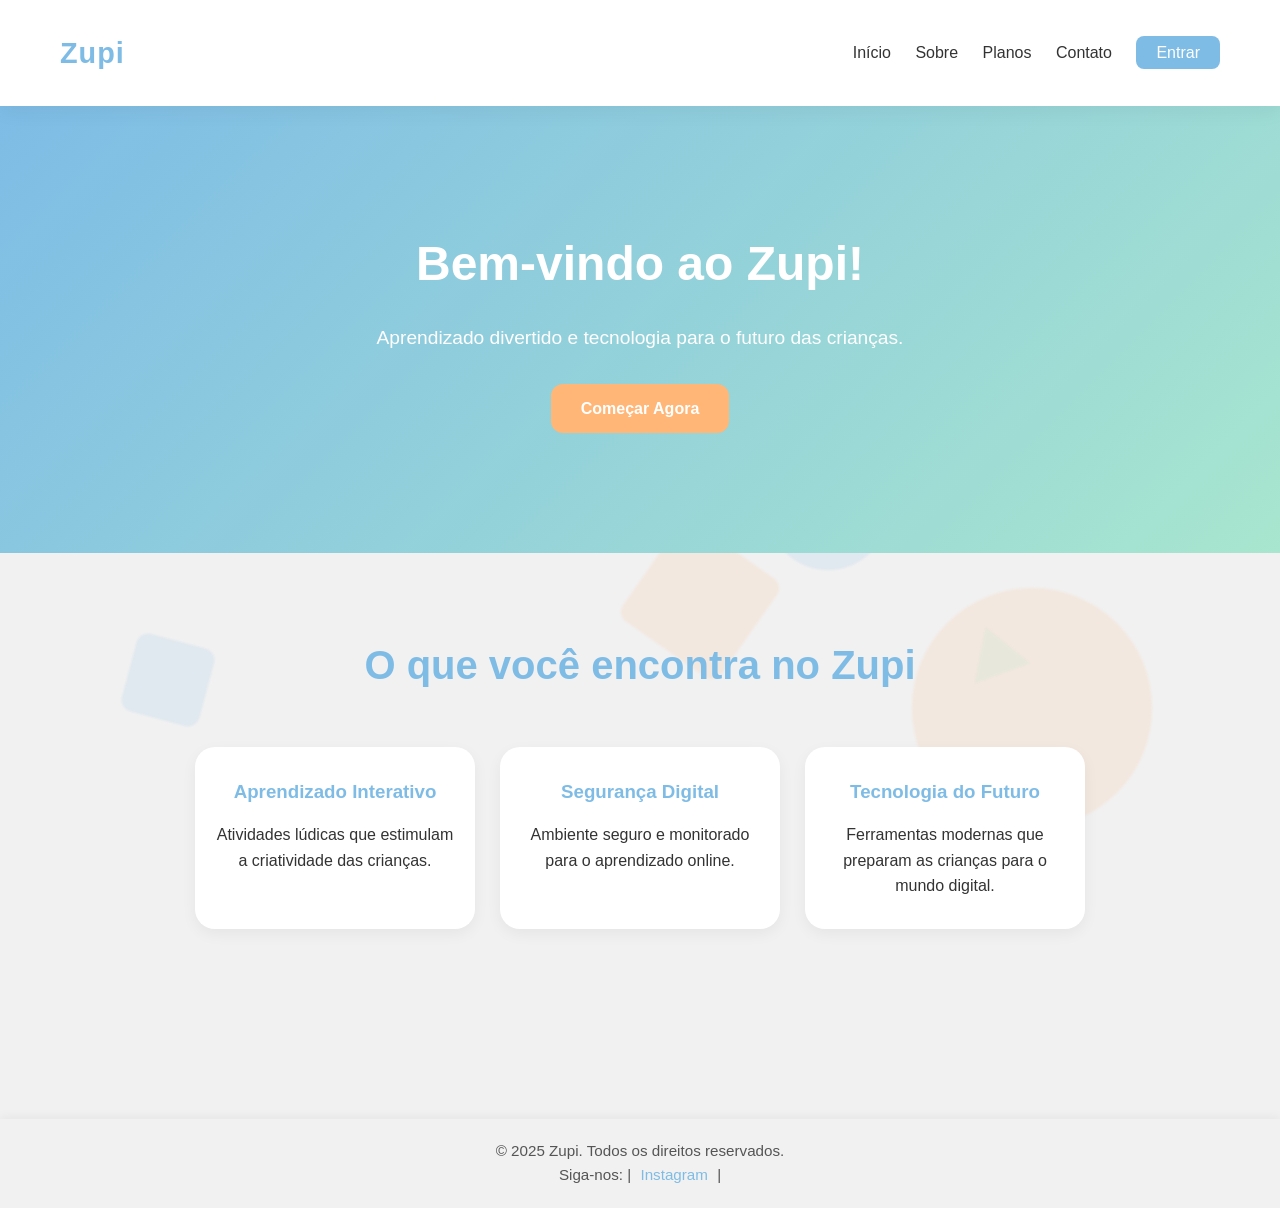
<file: zupicopia--main/tcc-javascript/index.html>
<!DOCTYPE html>
<html lang="pt-BR">
<head>
  <meta charset="utf-8" />
  <meta name="viewport" content="width=device-width, initial-scale=1" />
  <title>Início — Zupi</title>
  <link rel="stylesheet" href="css/style.css" />
  <link rel="icon" href="img/favicon.png" type="image/png">
</head>
<body>

  <!-- FUNDO DECORATIVO GLOBAL -->
  <div class="background-decor">
    <span class="circle c1"></span>
    <span class="circle c2"></span>
    <span class="circle c3"></span>
    <span class="square s1"></span>
    <span class="square s2"></span>
    <span class="square s3"></span>
    <span class="triangle t1"></span>
    <span class="triangle t2"></span>
  </div>

  <!-- CABEÇALHO / NAVBAR -->
  <header class="topbar">
    <div class="container">
      <a href="index.html" class="logo">Zupi</a>
      <nav>
        <a href="index.html" class="active">Início</a>
        <a href="sobre.html">Sobre</a>
        <a href="planos.html">Planos</a>
        <a href="contato.html">Contato</a>
        <a href="login.html" class="btn">Entrar</a>
      </nav>
    </div>
  </header>

  <!-- CONTEÚDO PRINCIPAL -->
  <main class="container page">
    <section id="inicio" class="hero">
      <div class="hero-content">
        <h1>Bem-vindo ao Zupi!</h1>
        <p>Aprendizado divertido e tecnologia para o futuro das crianças.</p>
        <a href="cadastro.html" class="btn primary">Começar Agora</a>
      </div>
    </section>

    <section class="features container">
      <h2>O que você encontra no Zupi</h2>
      <div class="cards">
        <div class="card">
          <h3>Aprendizado Interativo</h3>
          <p>Atividades lúdicas que estimulam a criatividade das crianças.</p>
        </div>
        <div class="card">
          <h3>Segurança Digital</h3>
          <p>Ambiente seguro e monitorado para o aprendizado online.</p>
        </div>
        <div class="card">
          <h3>Tecnologia do Futuro</h3>
          <p>Ferramentas modernas que preparam as crianças para o mundo digital.</p>
        </div>
      </div>
    </section>
  </main>

  <!-- RODAPÉ -->
  <footer class="footer">
    <div class="container">
      <p>© 2025 Zupi. Todos os direitos reservados.</p>
      <p>Siga-nos: | 
        <a href="https://www.instagram.com/zupi.up">Instagram</a> | 
      </p>
    </div>
  </footer>

</body>
</html>
</file>
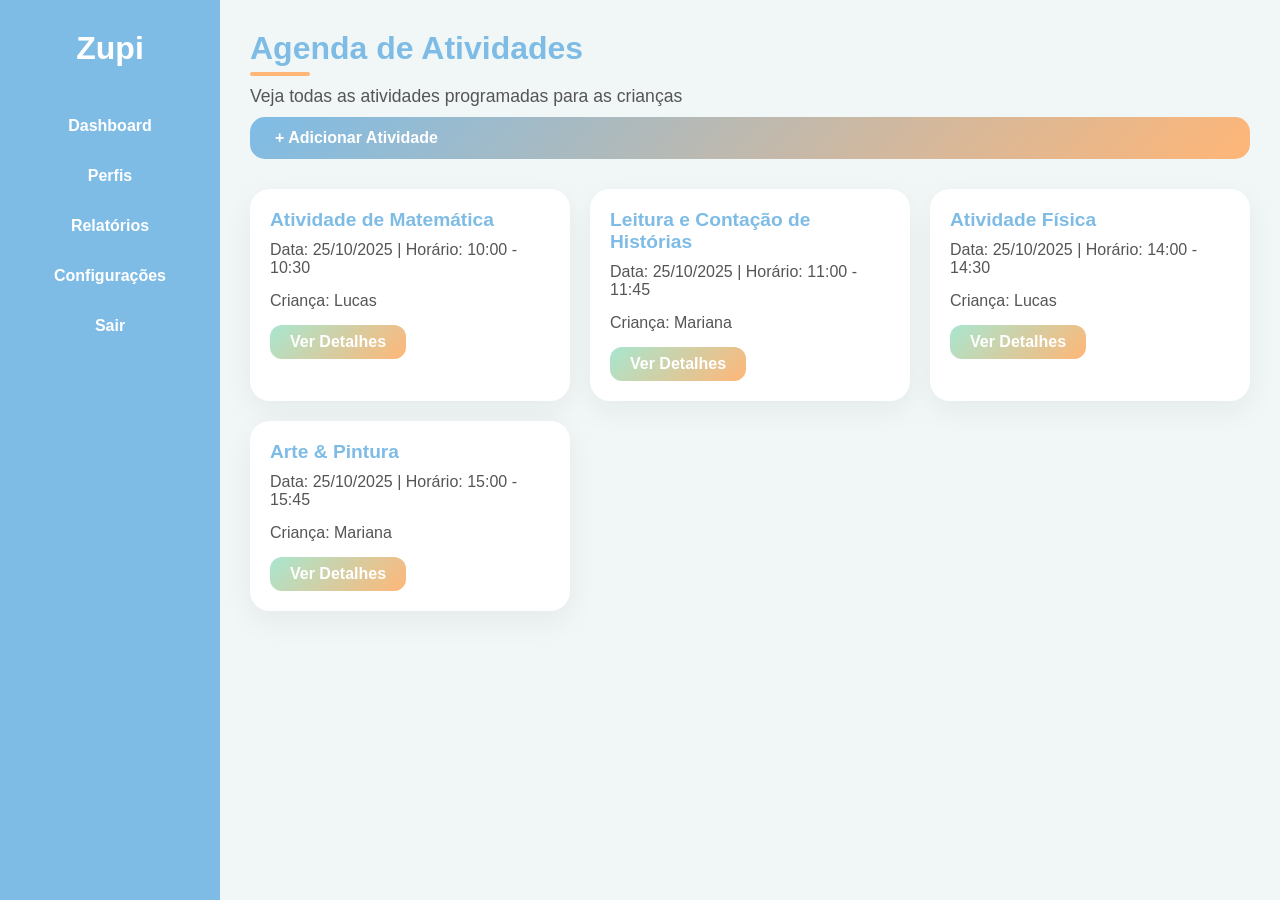
<file: zupicopia--main/tcc-javascript/agenda.html>
<!DOCTYPE html>
<html lang="pt-BR">
<head>
<meta charset="UTF-8">
<meta name="viewport" content="width=device-width, initial-scale=1.0">
<title>Agenda — Zupi</title>
<link rel="stylesheet" href="css/agenda.css">
<link rel="icon" href="img/favicon.png">
</head>
<body>

<!-- ===================== FUNDO DECORATIVO ===================== -->
<div class="background-decor">
  <span class="float circle c1"></span>
  <span class="float circle c2"></span>
  <span class="float circle c3"></span>
  <span class="float square s1"></span>
  <span class="float square s2"></span>
  <span class="float square s3"></span>
  <span class="float circle c4"></span>
  <span class="float square s4"></span>
  <span class="float circle c5"></span>
</div>

<!-- ===================== SIDEBAR ===================== -->
<div class="sidebar">
  <div class="brand">Zupi</div>
  <nav>
    <a href="dashboard-pais.html">Dashboard</a>
    <a href="perfil-criancas.html">Perfis</a>
    <a href="relatorios.html">Relatórios</a>
    <a href="configuracoes.html">Configurações</a>
    <a href="index.html">Sair</a>
  </nav>
</div>

<!-- ===================== CONTEÚDO PRINCIPAL ===================== -->
<main class="agenda-main">
  <header class="agenda-header">
    <h1>Agenda de Atividades</h1>
    <p>Veja todas as atividades programadas para as crianças</p>
    <a href="#" class="btn-add">+ Adicionar Atividade</a>
  </header>

  <section class="agenda-cards">
    <div class="agenda-card">
      <h3>Atividade de Matemática</h3>
      <p>Data: 25/10/2025 | Horário: 10:00 - 10:30</p>
      <p>Criança: Lucas</p>
      <a href="#" class="btn-view">Ver Detalhes</a>
    </div>
    <div class="agenda-card">
      <h3>Leitura e Contação de Histórias</h3>
      <p>Data: 25/10/2025 | Horário: 11:00 - 11:45</p>
      <p>Criança: Mariana</p>
      <a href="#" class="btn-view">Ver Detalhes</a>
    </div>
    <div class="agenda-card">
      <h3>Atividade Física</h3>
      <p>Data: 25/10/2025 | Horário: 14:00 - 14:30</p>
      <p>Criança: Lucas</p>
      <a href="#" class="btn-view">Ver Detalhes</a>
    </div>
    <div class="agenda-card">
      <h3>Arte & Pintura</h3>
      <p>Data: 25/10/2025 | Horário: 15:00 - 15:45</p>
      <p>Criança: Mariana</p>
      <a href="#" class="btn-view">Ver Detalhes</a>
    </div>
  </section>
</main>

</body>
</html>
</file>
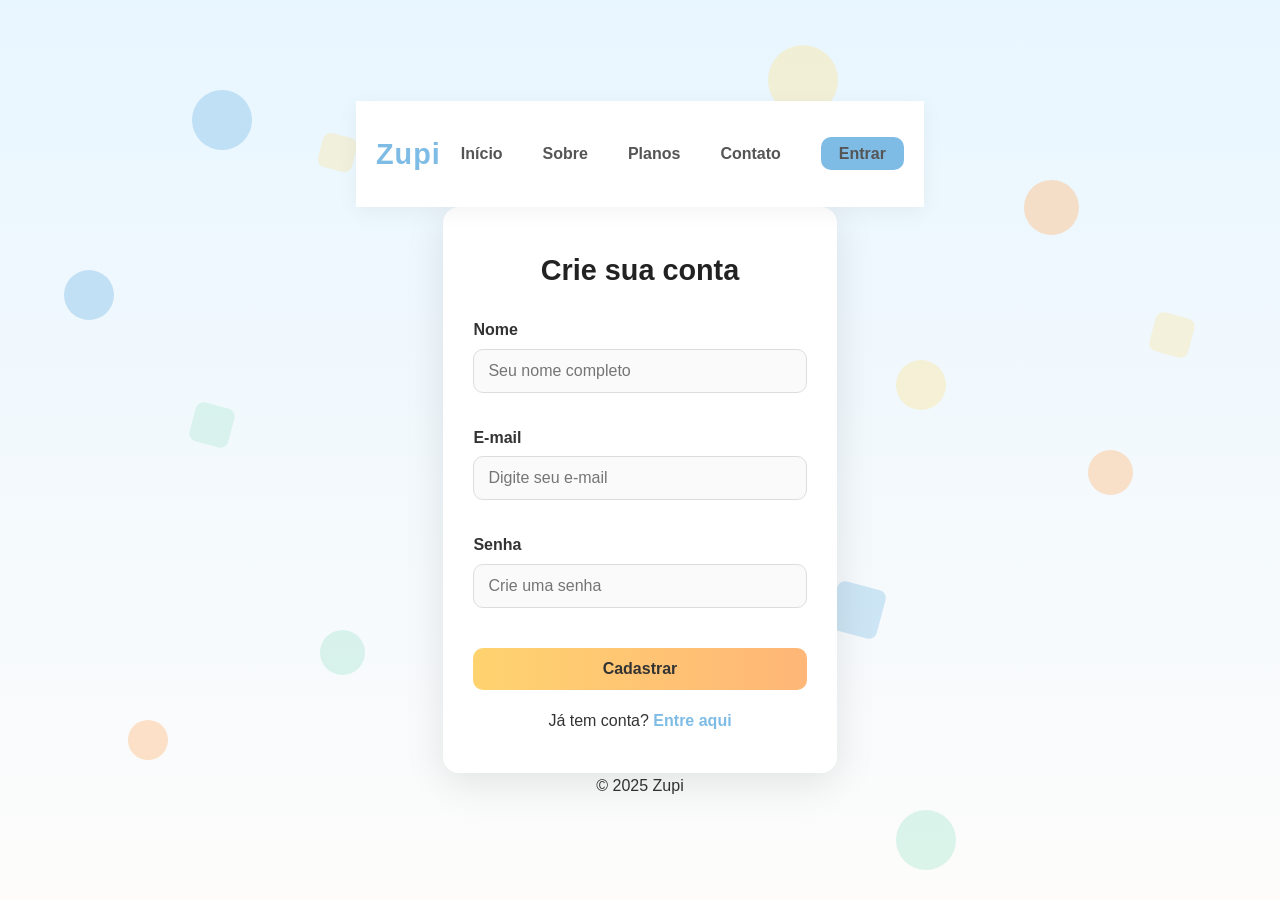
<file: zupicopia--main/tcc-javascript/cadastro.html>
<!DOCTYPE html>
<html lang="pt-BR">
<head>
  <meta charset="utf-8" />
  <meta name="viewport" content="width=device-width, initial-scale=1" />
  <title>Cadastrar — Zupi</title>
  <link rel="stylesheet" href="css/style.css" />
</head>
<body class="auth-page">

  <!-- Fundo decorativo com bolhas e quadrados -->
  <div class="auth-bubbles">
    <!-- Bolhas -->
    <span class="bubble" style="background-color:#7EBCE6; top:10%; left:15%; width:60px; height:60px;"></span>
    <span class="bubble" style="background-color:#F9E39A; top:40%; left:70%; width:50px; height:50px;"></span>
    <span class="bubble" style="background-color:#A8E6CF; top:70%; left:25%; width:45px; height:45px;"></span>
    <span class="bubble" style="background-color:#FFB677; top:20%; left:80%; width:55px; height:55px;"></span>
    <span class="bubble" style="background-color:#7EBCE6; top:60%; left:50%; width:35px; height:35px;"></span>
    <span class="bubble" style="background-color:#FFB677; top:80%; left:10%; width:40px; height:40px;"></span>
    <span class="bubble" style="background-color:#F9E39A; top:5%; left:60%; width:70px; height:70px;"></span>
    <span class="bubble" style="background-color:#A8E6CF; top:90%; left:70%; width:60px; height:60px;"></span>
    <span class="bubble" style="background-color:#7EBCE6; top:30%; left:5%; width:50px; height:50px;"></span>
    <span class="bubble" style="background-color:#FFB677; top:50%; left:85%; width:45px; height:45px;"></span>

    <!-- Quadrados flutuantes -->
    <span class="square" style="background-color:#F9E39A; top:15%; left:25%; width:35px; height:35px;"></span>
    <span class="square" style="background-color:#A8E6CF; top:45%; left:15%; width:40px; height:40px;"></span>
    <span class="square" style="background-color:#7EBCE6; top:65%; left:65%; width:50px; height:50px;"></span>
    <span class="square" style="background-color:#FFB677; top:75%; left:35%; width:55px; height:55px;"></span>
    <span class="square" style="background-color:#F9E39A; top:35%; left:90%; width:40px; height:40px;"></span>
  </div>

  <!-- Cabeçalho -->
  <header class="topbar">
    <div class="container flex-between">
      <a href="index.html" class="logo">Zupi</a>
      <nav>
        <ul class="nav-menu">
          <li><a href="index.html">Início</a></li>
          <li><a href="sobre.html">Sobre</a></li>
          <li><a href="planos.html">Planos</a></li>
          <li><a href="contato.html">Contato</a></li>
          <li><a href="login.html" class="btn-login">Entrar</a></li>
        </ul>
      </nav>
    </div>
  </header>

  <!-- Conteúdo principal -->
  <main class="site-content">
    <div class="auth-card">
      <h1>Crie sua conta</h1>
      <form id="signupForm" action="dashboard-pais.html" method="get">
        <label for="nome">Nome</label>
        <input type="text" id="nome" name="nome" placeholder="Seu nome completo" required>

        <label for="email">E-mail</label>
        <input type="email" id="email" name="email" placeholder="Digite seu e-mail" required>

        <label for="senha">Senha</label>
        <input type="password" id="senha" name="senha" placeholder="Crie uma senha" required>

        <button type="submit">Cadastrar</button>
      </form>
      <p class="small-link">
        Já tem conta? <a href="login.html">Entre aqui</a>
      </p>
    </div>
  </main>

  <!-- Rodapé -->
  <footer class="site-footer">
    <p>© 2025 Zupi</p>
  </footer>

  <!-- Animação dos quadrados -->
  <style>
    .square {
      position: absolute;
      opacity: 0.35;
      transform: rotate(15deg);
      animation: floatSquare 14s infinite ease-in-out;
      z-index: 1;
      border-radius: 8px;
    }

    @keyframes floatSquare {
      0%, 100% {
        transform: translateY(0) rotate(15deg);
        opacity: 0.35;
      }
      50% {
        transform: translateY(-40px) rotate(35deg);
        opacity: 0.8;
      }
    }
  </style>

</body>
</html>
</file>
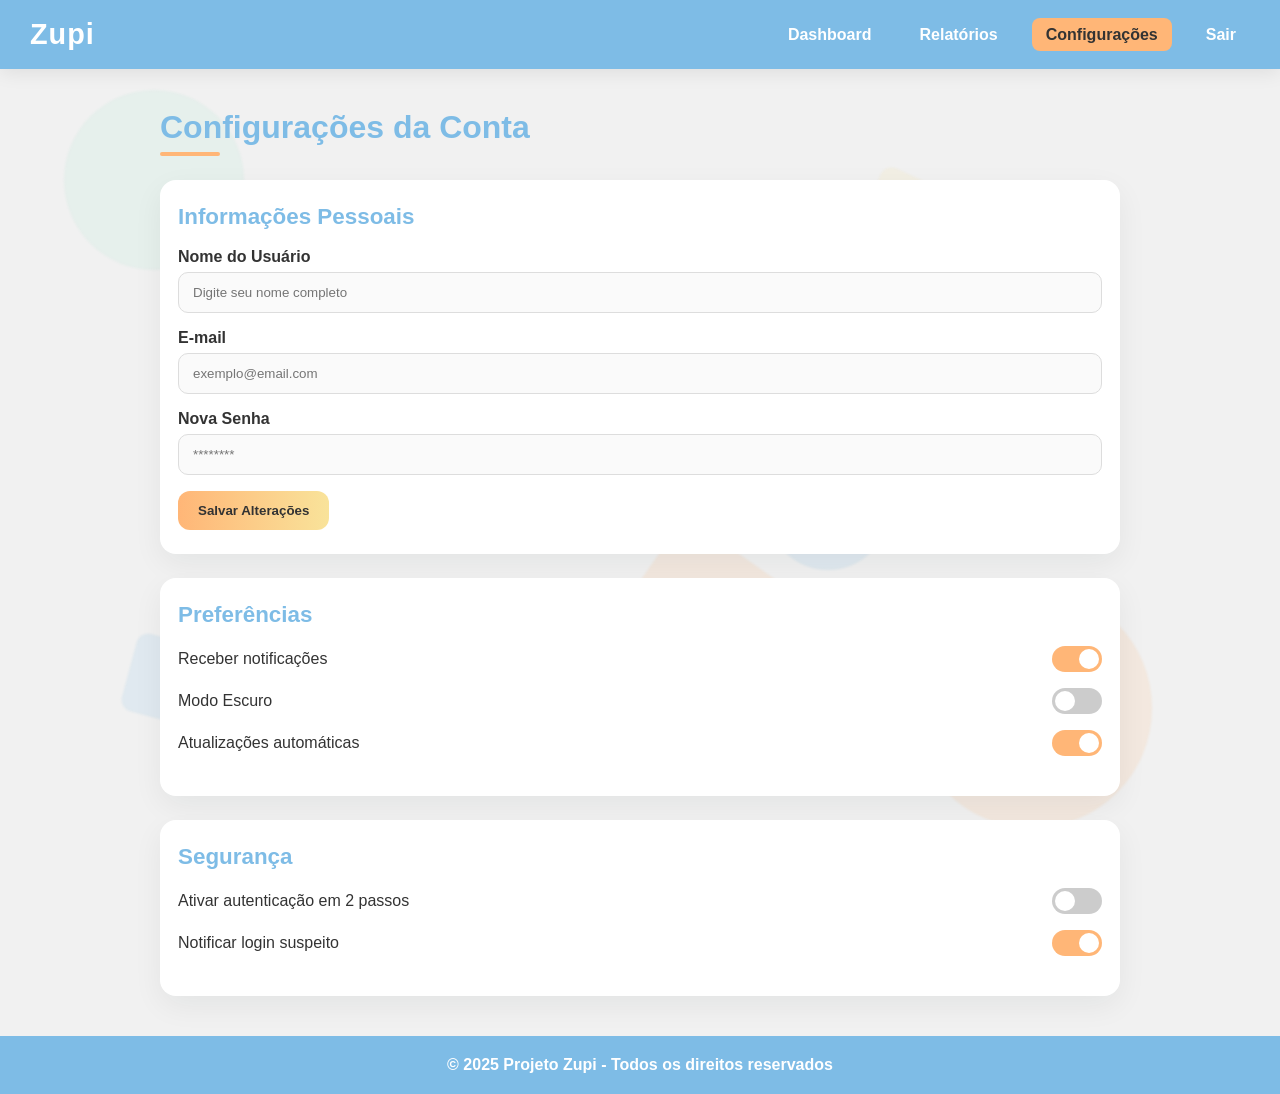
<file: zupicopia--main/tcc-javascript/configuracoes.html>
<!DOCTYPE html>
<html lang="pt-BR">
<head>
  <meta charset="UTF-8">
  <meta name="viewport" content="width=device-width, initial-scale=1.0">
  <title>Configurações - Zupi</title>
  <link rel="stylesheet" href="css/configuracoes.css">
</head>
<body>

  <!-- ===================== FUNDO DECORATIVO ===================== -->
  <div class="background-decor">
    <span class="circle c1"></span>
    <span class="circle c2"></span>
    <span class="circle c3"></span>
    <span class="square s1"></span>
    <span class="square s2"></span>
    <span class="square s3"></span>
    <span class="triangle t1"></span>
    <span class="triangle t2"></span>
  </div>

  <!-- ===================== HEADER ===================== -->
  <header>
    <div class="header-container">
      <h1 class="brand">Zupi</h1>
      <nav>
        <ul>
          <li><a href="dashboard-pais.html">Dashboard</a></li>
          <li><a href="relatorios.html">Relatórios</a></li>
          <li><a href="configuracoes.html" class="active">Configurações</a></li>
          <li><a href="index.html">Sair</a></li>
        </ul>
      </nav>
    </div>
  </header>

  <!-- ===================== CONTEÚDO PRINCIPAL ===================== -->
  <main>
    <section class="settings-container">
      <h2>Configurações da Conta</h2>

      <!-- Card de Perfil -->
      <div class="settings-card">
        <h3>Informações Pessoais</h3>
        <form>
          <label for="nome">Nome do Usuário</label>
          <input type="text" id="nome" placeholder="Digite seu nome completo">

          <label for="email">E-mail</label>
          <input type="email" id="email" placeholder="exemplo@email.com">

          <label for="senha">Nova Senha</label>
          <input type="password" id="senha" placeholder="********">

          <button type="submit" class="btn-save">Salvar Alterações</button>
        </form>
      </div>

      <!-- Card de Preferências -->
      <div class="settings-card">
        <h3>Preferências</h3>
        <div class="setting-item">
          <span>Receber notificações</span>
          <label class="switch">
            <input type="checkbox" checked>
            <span class="slider"></span>
          </label>
        </div>
        <div class="setting-item">
          <span>Modo Escuro</span>
          <label class="switch">
            <input type="checkbox">
            <span class="slider"></span>
          </label>
        </div>
        <div class="setting-item">
          <span>Atualizações automáticas</span>
          <label class="switch">
            <input type="checkbox" checked>
            <span class="slider"></span>
          </label>
        </div>
      </div>

      <!-- Card de Segurança -->
      <div class="settings-card">
        <h3>Segurança</h3>
        <div class="setting-item">
          <span>Ativar autenticação em 2 passos</span>
          <label class="switch">
            <input type="checkbox">
            <span class="slider"></span>
          </label>
        </div>
        <div class="setting-item">
          <span>Notificar login suspeito</span>
          <label class="switch">
            <input type="checkbox" checked>
            <span class="slider"></span>
          </label>
        </div>
      </div>

    </section>
  </main>

  <!-- ===================== RODAPÉ ===================== -->
  <footer>
    © 2025 Projeto Zupi - Todos os direitos reservados
  </footer>
</body>
</html>
</file>
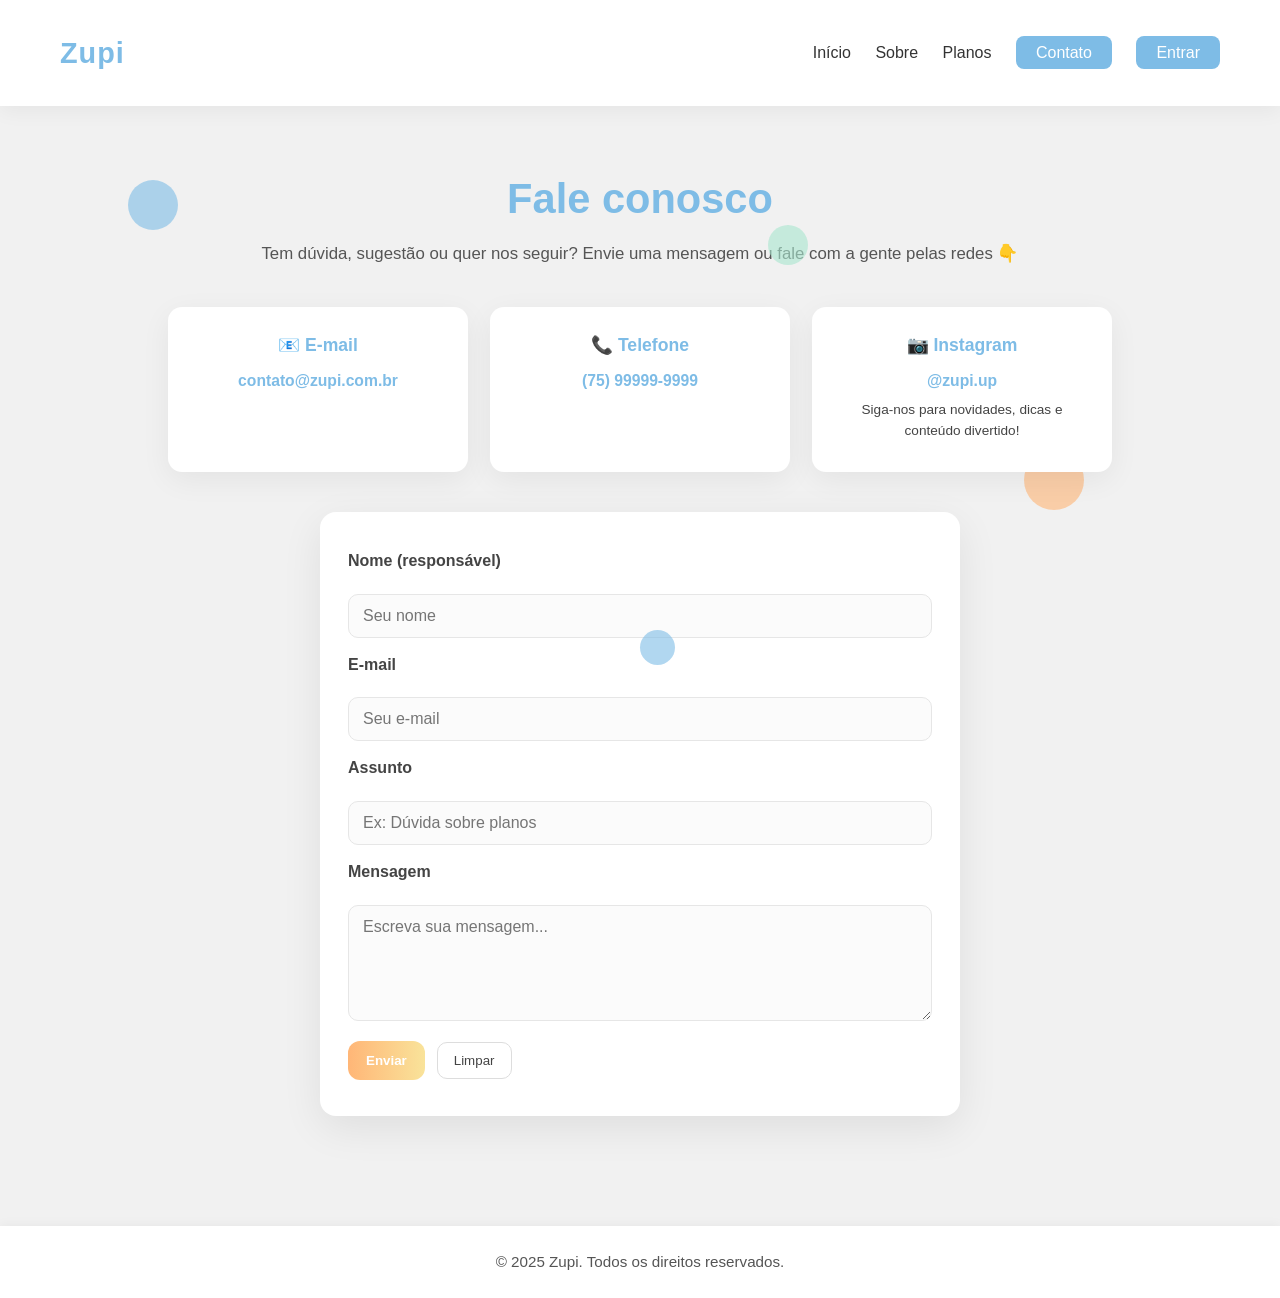
<file: zupicopia--main/tcc-javascript/contato.html>
<!DOCTYPE html>
<html lang="pt-BR">
<head>
  <meta charset="utf-8" />
  <meta name="viewport" content="width=device-width, initial-scale=1" />
  <title>Contato — Zupi</title>
  <link rel="stylesheet" href="css/style.css" />
  <link rel="stylesheet" href="css/contato.css" />
  <link rel="icon" href="img/favicon.png" type="image/png">
</head>
<body class="contato-page">

  <!-- Cabeçalho -->
  <header class="topbar">
    <div class="container">
      <a href="index.html" class="logo">Zupi</a>
      <nav>
        <a href="index.html">Início</a>
        <a href="sobre.html">Sobre</a>
        <a href="planos.html">Planos</a>
        <a href="contato.html" class="btn active">Contato</a>
        <a href="login.html" class="btn">Entrar</a>
      </nav>
    </div>
  </header>

  <!-- Conteúdo principal -->
  <main class="contato-main">
    <!-- Bolhas animadas de fundo -->
    <div class="contato-bubbles">
      <span class="bubble" style="--size:50px; --x:10%; --y:20%; --color:#7EBCE6; --delay:0s;"></span>
      <span class="bubble" style="--size:70px; --x:30%; --y:40%; --color:#F9E39A; --delay:1s;"></span>
      <span class="bubble" style="--size:40px; --x:60%; --y:25%; --color:#A8E6CF; --delay:2s;"></span>
      <span class="bubble" style="--size:60px; --x:80%; --y:50%; --color:#FFB677; --delay:0.5s;"></span>
      <span class="bubble" style="--size:35px; --x:50%; --y:70%; --color:#7EBCE6; --delay:1.5s;"></span>
    </div>

    <!-- Cabeçalho da seção -->
    <section class="contato-header">
      <h1>Fale conosco</h1>
      <p>Tem dúvida, sugestão ou quer nos seguir? Envie uma mensagem ou fale com a gente pelas redes 👇</p>
    </section>

    <!-- Cards de contato -->
    <section class="contato-info">
      <div class="info-card">
        <h3>📧 E-mail</h3>
        <p><a href="Zupii.up0@gmail.com">contato@zupi.com.br</a></p>
      </div>

      <div class="info-card">
        <h3>📞 Telefone</h3>
        <p><a href="tel:+5575999999999">(75) 99999-9999</a></p>
      </div>

      <div class="info-card">
        <h3>📷 Instagram</h3>
        <p><a href="https://www.instagram.com/zupi.up" target="_blank">@zupi.up</a></p>
        <p class="small">Siga-nos para novidades, dicas e conteúdo divertido!</p>
      </div>
    </section>

    <!-- Formulário -->
    <section class="contato-form-section">
      <form id="contactForm" class="contato-form" onsubmit="handleContact(event)">
        <label for="nome">Nome (responsável)</label>
        <input type="text" id="nome" name="nome" placeholder="Seu nome" required>

        <label for="email">E-mail</label>
        <input type="email" id="email" name="email" placeholder="Seu e-mail" required>

        <label for="assunto">Assunto</label>
        <input type="text" id="assunto" name="assunto" placeholder="Ex: Dúvida sobre planos" required>

        <label for="mensagem">Mensagem</label>
        <textarea id="mensagem" name="mensagem" rows="5" placeholder="Escreva sua mensagem..." required></textarea>

        <div class="form-actions">
          <button class="btn primary" type="submit">Enviar</button>
          <button class="btn ghost" type="reset">Limpar</button>
        </div>

        <div id="contactFeedback" class="contact-feedback" aria-live="polite"></div>
      </form>
    </section>
  </main>

  <!-- Rodapé -->
  <footer class="footer">
    <div class="container">
      <p>© 2025 Zupi. Todos os direitos reservados.</p>
    </div>
  </footer>

  <script>
    function handleContact(e) {
      e.preventDefault();
      const feedback = document.getElementById('contactFeedback');
      const btn = e.target.querySelector('button[type="submit"]');
      btn.disabled = true;
      btn.textContent = 'Enviando...';

      // Simula envio
      setTimeout(() => {
        feedback.innerHTML = '<strong>Mensagem enviada!</strong> Obrigado pelo contato.';
        feedback.classList.add('visible');
        // animação confete simples
        createConfetti();
        btn.disabled = false;
        btn.textContent = 'Enviar';
        e.target.reset();
        setTimeout(()=> feedback.classList.remove('visible'), 6000);
      }, 1000);
    }
  </script>
</body>
</html>
</file>
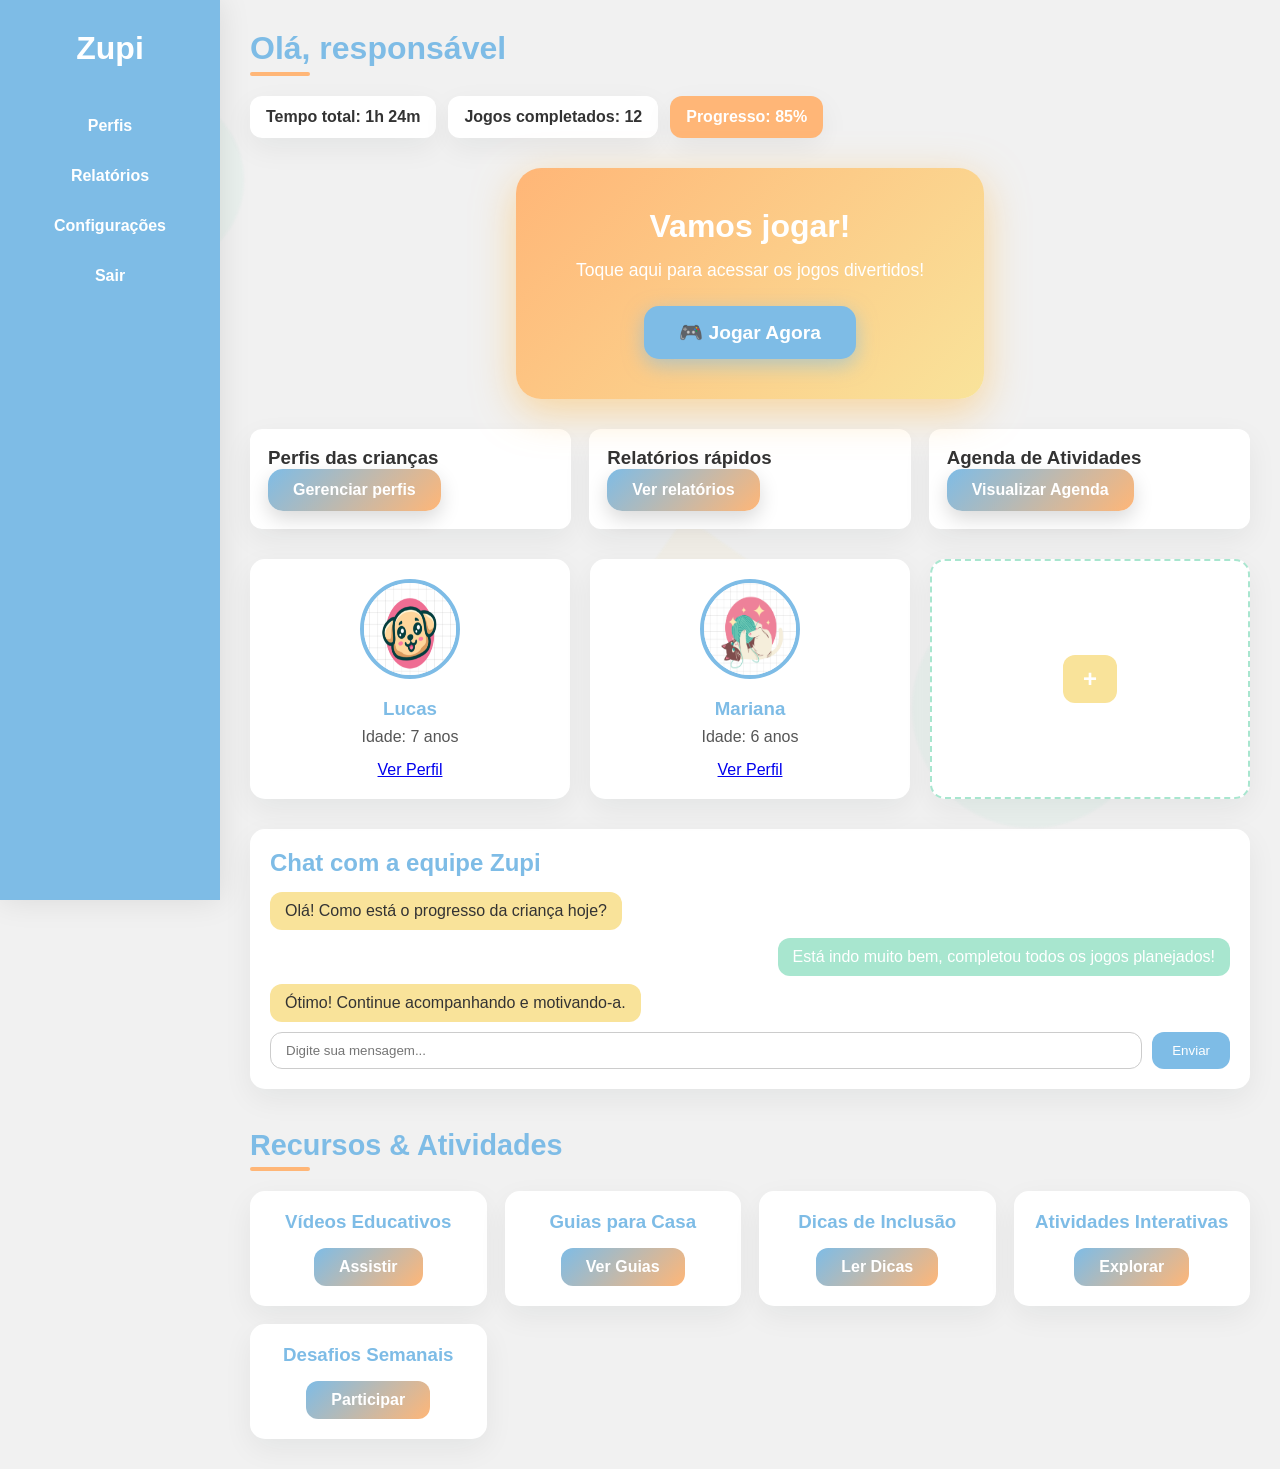
<file: zupicopia--main/tcc-javascript/dashboard-pais.html>
<!DOCTYPE html>
<html lang="pt-BR">
<head>
<meta charset="UTF-8" />
<meta name="viewport" content="width=device-width, initial-scale=1" />
<title>Dashboard — Zupi</title>
<link rel="stylesheet" href="css/dashboard.css">
<link rel="icon" href="img/favicon.png">
</head>
<body>

<!-- ===================== FUNDO DINÂMICO ===================== -->
<div class="background-decor">
  <!-- 30 elementos flutuantes variados -->
  <span class="float circle c1"></span>
  <span class="float circle c2"></span>
  <span class="float circle c3"></span>
  <span class="float circle c4"></span>
  <span class="float circle c5"></span>
  <span class="float square s1"></span>
  <span class="float square s2"></span>
  <span class="float square s3"></span>
  <span class="float square s4"></span>
  <span class="float square s5"></span>
  <span class="float circle c6"></span>
  <span class="float circle c7"></span>
  <span class="float square s6"></span>
  <span class="float square s7"></span>
  <span class="float circle c8"></span>
  <span class="float square s8"></span>
  <span class="float circle c9"></span>
  <span class="float square s9"></span>
  <span class="float circle c10"></span>
  <span class="float square s10"></span>
  <span class="float circle c11"></span>
  <span class="float square s11"></span>
  <span class="float circle c12"></span>
  <span class="float square s12"></span>
  <span class="float circle c13"></span>
  <span class="float circle c14"></span>
  <span class="float square s13"></span>
  <span class="float square s14"></span>
  <span class="float circle c15"></span>
  <span class="float square s15"></span>
</div>

<!-- ===================== SIDEBAR ===================== -->
<div class="sidebar">
  <div class="brand">Zupi</div>
  <nav>
    <a href="perfil-criancas.html">Perfis</a>
    <a href="relatorios.html">Relatórios</a>
    <a href="configuracoes.html">Configurações</a>
    <a href="index.html">Sair</a>
  </nav>
</div>

<!-- ===================== DASHBOARD PRINCIPAL ===================== -->
<main class="dashboard-main">

  <!-- HEADER -->
  <header class="dashboard-header">
    <h1>Olá, responsável</h1>
    <div class="summary">
      <div class="card">Tempo total: <strong>1h 24m</strong></div>
      <div class="card">Jogos completados: <strong>12</strong></div>
      <div class="card highlight">Progresso: <strong>85%</strong></div>
    </div>
  </header>

  <!-- CHAMADO PARA JOGOS -->
  <section class="play-games">
    <div class="play-card">
      <h2>Vamos jogar!</h2>
      <p>Toque aqui para acessar os jogos divertidos!</p>
      <a href="menu-jogos.html" class="btn-play">🎮 Jogar Agora</a>
    </div>
  </section>

  <!-- CARDS DE ACESSO RÁPIDO -->
  <section class="cards">
    <div class="card big">
      <h3>Perfis das crianças</h3>
      <p><a href="perfil-criancas.html" class="btn">Gerenciar perfis</a></p>
    </div>
    <div class="card big">
      <h3>Relatórios rápidos</h3>
      <p><a href="relatorios.html" class="btn">Ver relatórios</a></p>
    </div>
    <div class="card big">
      <h3>Agenda de Atividades</h3>
      <p><a href="agenda.html" class="btn">Visualizar Agenda</a></p>
    </div>
  </section>

  <!-- PERFIS DAS CRIANÇAS -->
  <section class="profiles">
    <div class="profile">
      <img src="img/logokids1.png" alt="Criança 1">
      <h3>Lucas</h3>
      <p>Idade: 7 anos</p>
      <a href="#" class="btn">Ver Perfil</a>
    </div>
    <div class="profile">
      <img src="img/logokids2.png" alt="Criança 2">
      <h3>Mariana</h3>
      <p>Idade: 6 anos</p>
      <a href="#" class="btn">Ver Perfil</a>
    </div>
    <div class="profile add">
      <div class="add-btn">+</div>
    </div>
  </section>

  <!-- CHAT SIMULADO -->
  <section class="chat-section">
    <h2>Chat com a equipe Zupi</h2>
    <div class="chat-box">
      <div class="message received">
        <span>Olá! Como está o progresso da criança hoje?</span>
      </div>
      <div class="message sent">
        <span>Está indo muito bem, completou todos os jogos planejados!</span>
      </div>
      <div class="message received">
        <span>Ótimo! Continue acompanhando e motivando-a.</span>
      </div>
    </div>

    <form class="chat-form">
      <input type="text" placeholder="Digite sua mensagem...">
      <button type="submit">Enviar</button>
    </form>
  </section>

  <!-- ===================== SEÇÃO EXTRA: RECURSOS E ATIVIDADES ===================== -->
  <section class="resources">
    <h2>Recursos & Atividades</h2>
    <div class="cards-grid">
      <div class="resource-card">
        <h3>Vídeos Educativos</h3>
        <a href="videos.html" class="btn">Assistir</a>
      </div>
      <div class="resource-card">
        <h3>Guias para Casa</h3>
        <a href="guias.html" class="btn">Ver Guias</a>
      </div>
      <div class="resource-card">
        <h3>Dicas de Inclusão</h3>
        <a href="inclusao.html" class="btn">Ler Dicas</a>
      </div>
      <div class="resource-card">
        <h3>Atividades Interativas</h3>
        <a href="atividades.html" class="btn">Explorar</a>
      </div>
      <div class="resource-card">
        <h3>Desafios Semanais</h3>
        <a href="desafios.html" class="btn">Participar</a>
      </div>
    </div>
  </section>

</main>

</body>
</html>
</file>
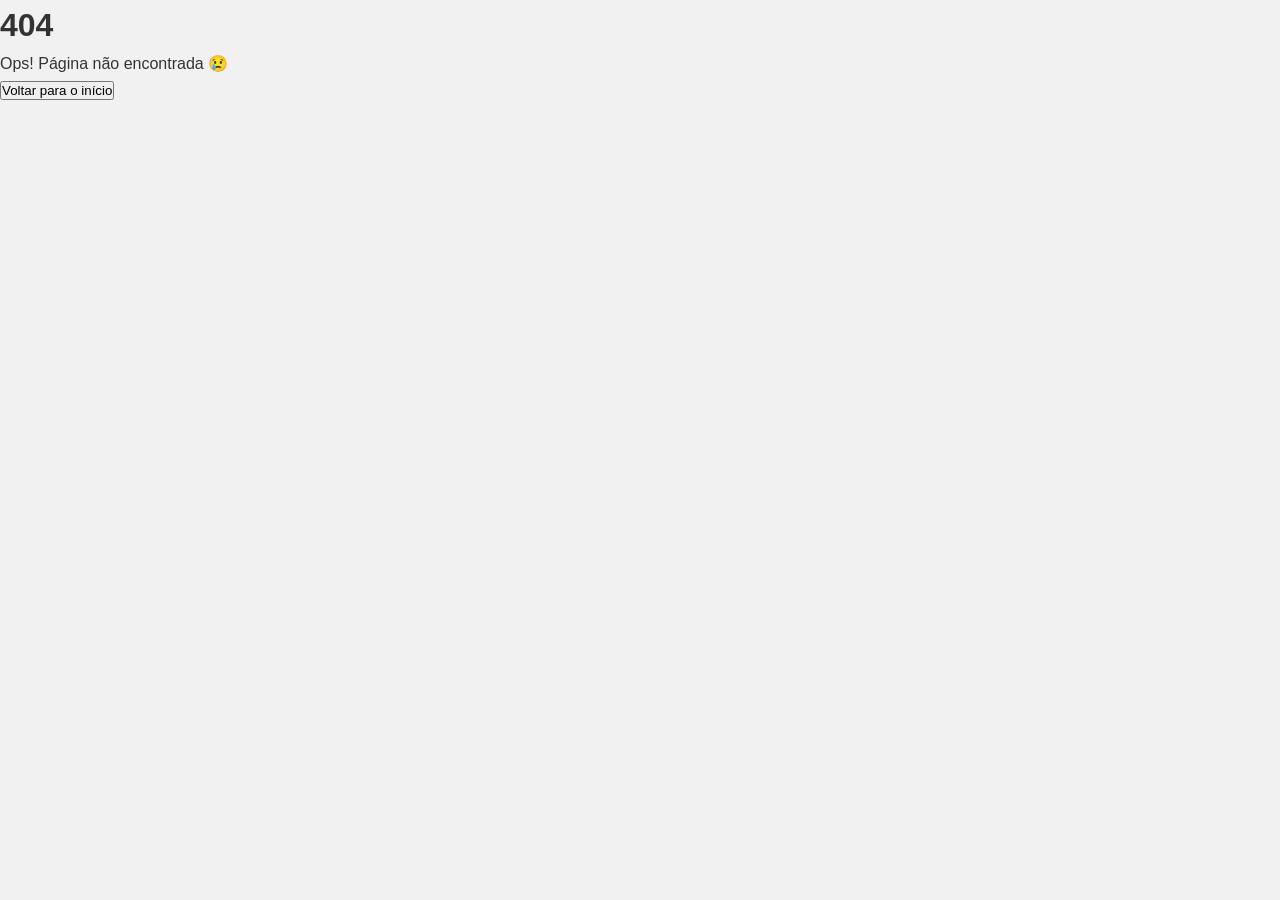
<file: zupicopia--main/tcc-javascript/erro.html>
<!DOCTYPE html>
<html lang="pt-BR">
<head>
  <meta charset="UTF-8">
  <meta name="viewport" content="width=device-width, initial-scale=1.0">
  <title>Erro - Zupi</title>
  <link rel="stylesheet" href="css/style.css">
</head>
<body>
  <main class="error-page">
    <h1>404</h1>
    <p>Ops! Página não encontrada 😢</p>
    <a href="index.html"><button>Voltar para o início</button></a>
  </main>
</body>
</html>
</file>
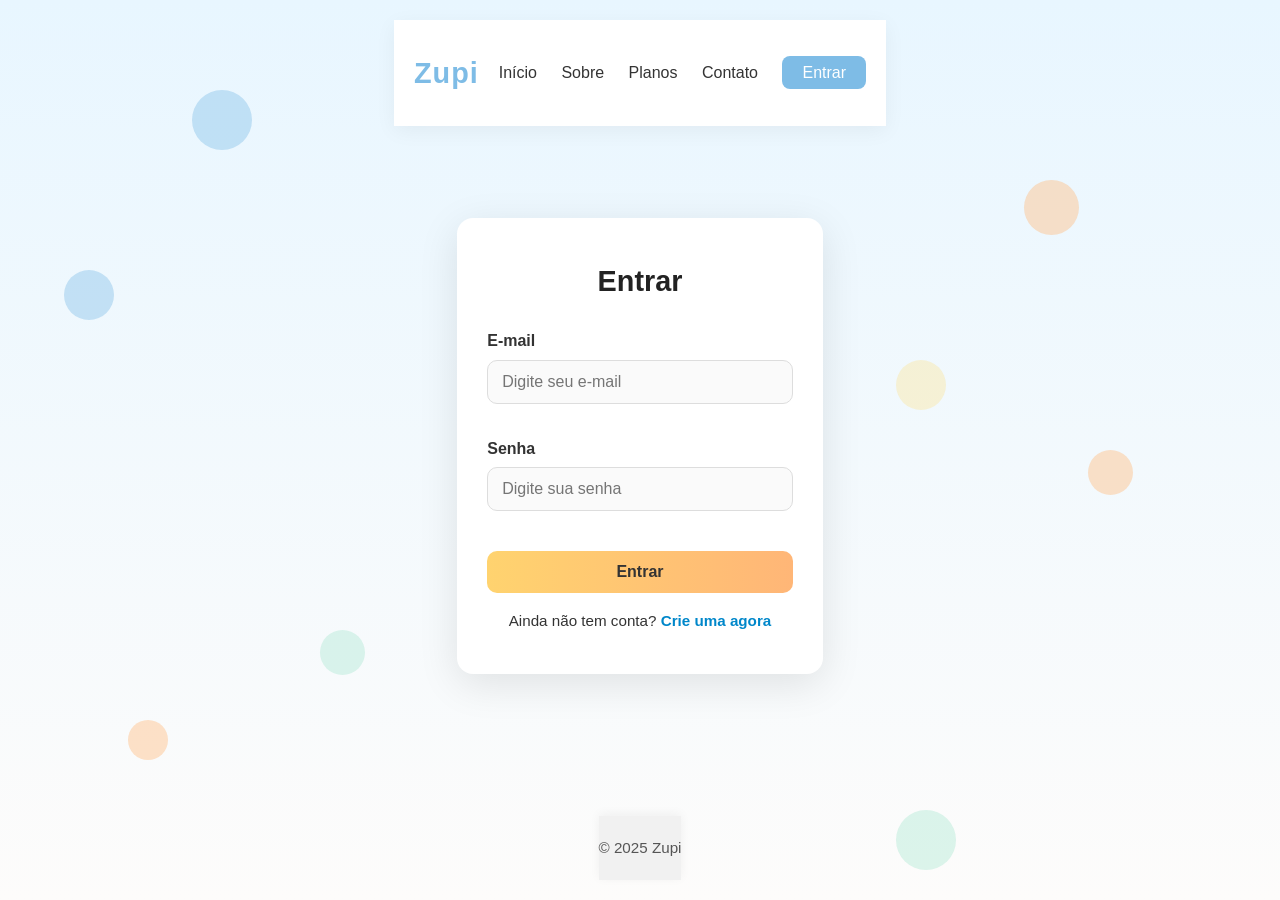
<file: zupicopia--main/tcc-javascript/login.html>
<!DOCTYPE html>
<html lang="pt-BR">
<head>
  <meta charset="utf-8" />
  <meta name="viewport" content="width=device-width, initial-scale=1" />
  <title>Entrar — Zupi</title>
  <link rel="stylesheet" href="css/style.css" />
</head>
<body class="auth-page">

  <!-- Fundo animado -->
  <div class="background"></div>

  <!-- Cabeçalho -->
  <header class="topbar">
    <div class="container">
      <a href="index.html" class="logo">Zupi</a>
      <nav>
        <a href="index.html">Início</a>
        <a href="sobre.html">Sobre</a>
        <a href="planos.html">Planos</a>
        <a href="contato.html">Contato</a>
        <a href="dashboard-pais.html" class="btn active">Entrar</a>
      </nav>
    </div>
  </header>

  <!-- Conteúdo principal -->
  <main class="auth-main">
    <div class="auth-card">
      <h1>Entrar</h1>

      <form class="login-form" action="dashboard-pais.html" method="get">
        <label for="email">E-mail</label>
        <input type="email" id="email" placeholder="Digite seu e-mail" required>

        <label for="senha">Senha</label>
        <input type="password" id="senha" placeholder="Digite sua senha" required>

        <button type="submit" class="btn primary">Entrar</button>
      </form>

      <p class="register-link">
        Ainda não tem conta? <a href="cadastro.html">Crie uma agora</a>
      </p>
    </div>
  </main>

  <!-- Rodapé -->
  <footer class="footer">
    <div class="container">
      <p>© 2025 Zupi</p>
    </div>
  </footer>

</body>
</html>
<!-- Fundo decorativo com bolhas e quadrados -->
  <div class="auth-bubbles">
    <!-- Bolhas -->
    <span class="bubble" style="background-color:#7EBCE6; top:10%; left:15%; width:60px; height:60px;"></span>
    <span class="bubble" style="background-color:#F9E39A; top:40%; left:70%; width:50px; height:50px;"></span>
    <span class="bubble" style="background-color:#A8E6CF; top:70%; left:25%; width:45px; height:45px;"></span>
    <span class="bubble" style="background-color:#FFB677; top:20%; left:80%; width:55px; height:55px;"></span>
    <span class="bubble" style="background-color:#7EBCE6; top:60%; left:50%; width:35px; height:35px;"></span>
    <span class="bubble" style="background-color:#FFB677; top:80%; left:10%; width:40px; height:40px;"></span>
    <span class="bubble" style="background-color:#F9E39A; top:5%; left:60%; width:70px; height:70px;"></span>
    <span class="bubble" style="background-color:#A8E6CF; top:90%; left:70%; width:60px; height:60px;"></span>
    <span class="bubble" style="background-color:#7EBCE6; top:30%; left:5%; width:50px; height:50px;"></span>
    <span class="bubble" style="background-color:#FFB677; top:50%; left:85%; width:45px; height:45px;"></span>

    <!-- Quadrados flutuantes -->
    <span class="square" style="background-color:#F9E39A; top:15%; left:25%; width:35px; height:35px;"></span>
    <span class="square" style="background-color:#A8E6CF; top:45%; left:15%; width:40px; height:40px;"></span>
    <span class="square" style="background-color:#7EBCE6; top:65%; left:65%; width:50px; height:50px;"></span>
    <span class="square" style="background-color:#FFB677; top:75%; left:35%; width:55px; height:55px;"></span>
    <span class="square" style="background-color:#F9E39A; top:35%; left:90%; width:40px; height:40px;"></span>
  </div>
</file>
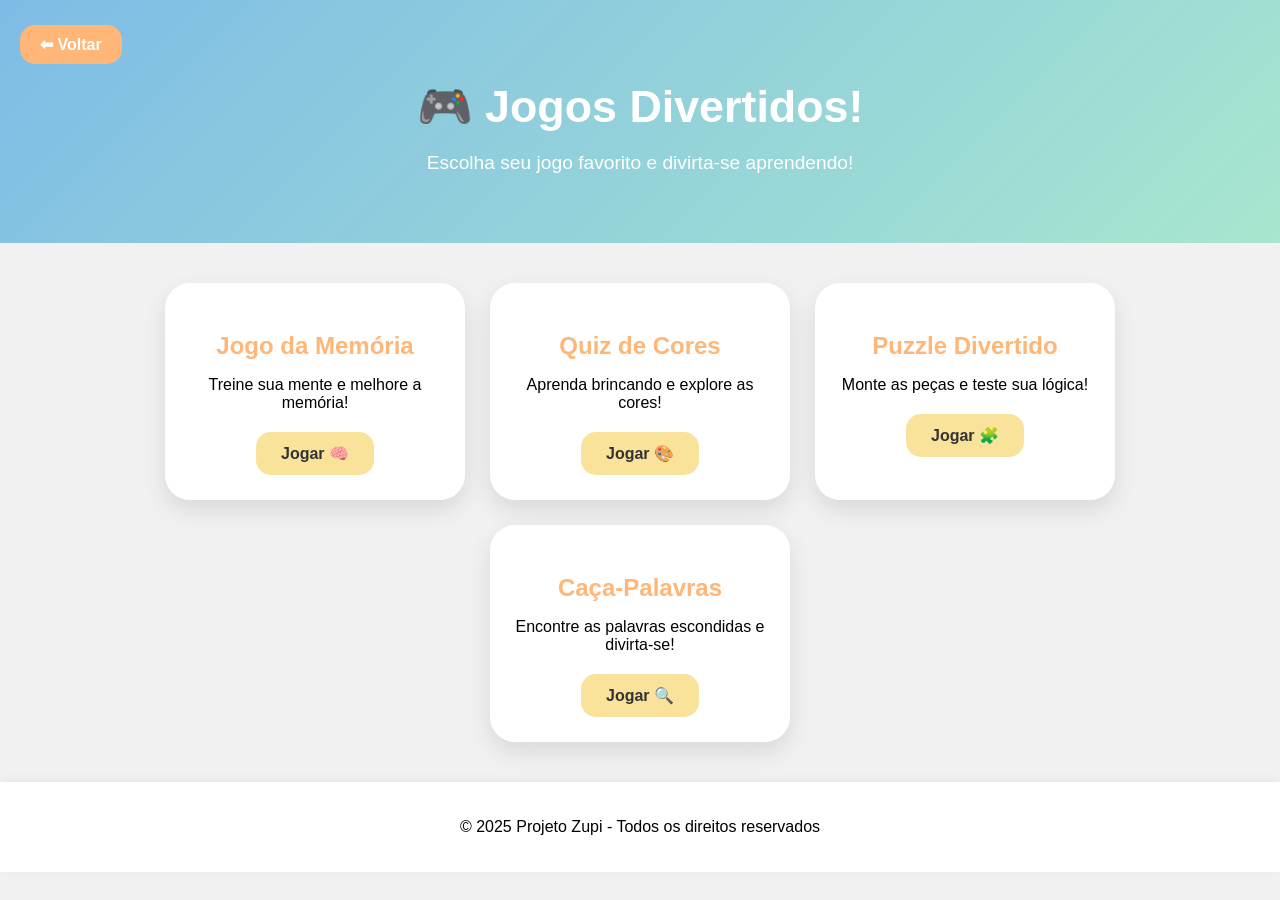
<file: zupicopia--main/tcc-javascript/menu-jogos.html>
<!DOCTYPE html>
<html lang="pt-BR">
<head>
  <meta charset="UTF-8">
  <meta name="viewport" content="width=device-width, initial-scale=1.0">
  <title>Menu de Jogos</title>
  <link rel="stylesheet" href="css/menu-jogos.css">
</head>
<body>

  <header class="games-header">
    <a href="dashboard-pais.html" class="btn-back">⬅ Voltar</a>
    <h1>🎮 Jogos Divertidos!</h1>
    <p>Escolha seu jogo favorito e divirta-se aprendendo!</p>
  </header>

  <main>
    <section class="games-container">
      <div class="game-card">
        <h3>Jogo da Memória</h3>
        <p>Treine sua mente e melhore a memória!</p>
        <a href="jogo.html" class="btn-play">Jogar 🧠</a>
      </div>
      <div class="game-card">
        <h3>Quiz de Cores</h3>
        <p>Aprenda brincando e explore as cores!</p>
        <a href="jogo.html" class="btn-play">Jogar 🎨</a>
      </div>
      <div class="game-card">
        <h3>Puzzle Divertido</h3>
        <p>Monte as peças e teste sua lógica!</p>
        <a href="jogo.html" class="btn-play">Jogar 🧩</a>
      </div>
      <div class="game-card">
        <h3>Caça-Palavras</h3>
        <p>Encontre as palavras escondidas e divirta-se!</p>
        <a href="jogo.html" class="btn-play">Jogar 🔍</a>
      </div>
    </section>
  </main>

  <footer class="games-footer">
    <p>© 2025 Projeto Zupi - Todos os direitos reservados</p>
  </footer>

</body>
</html>
</file>
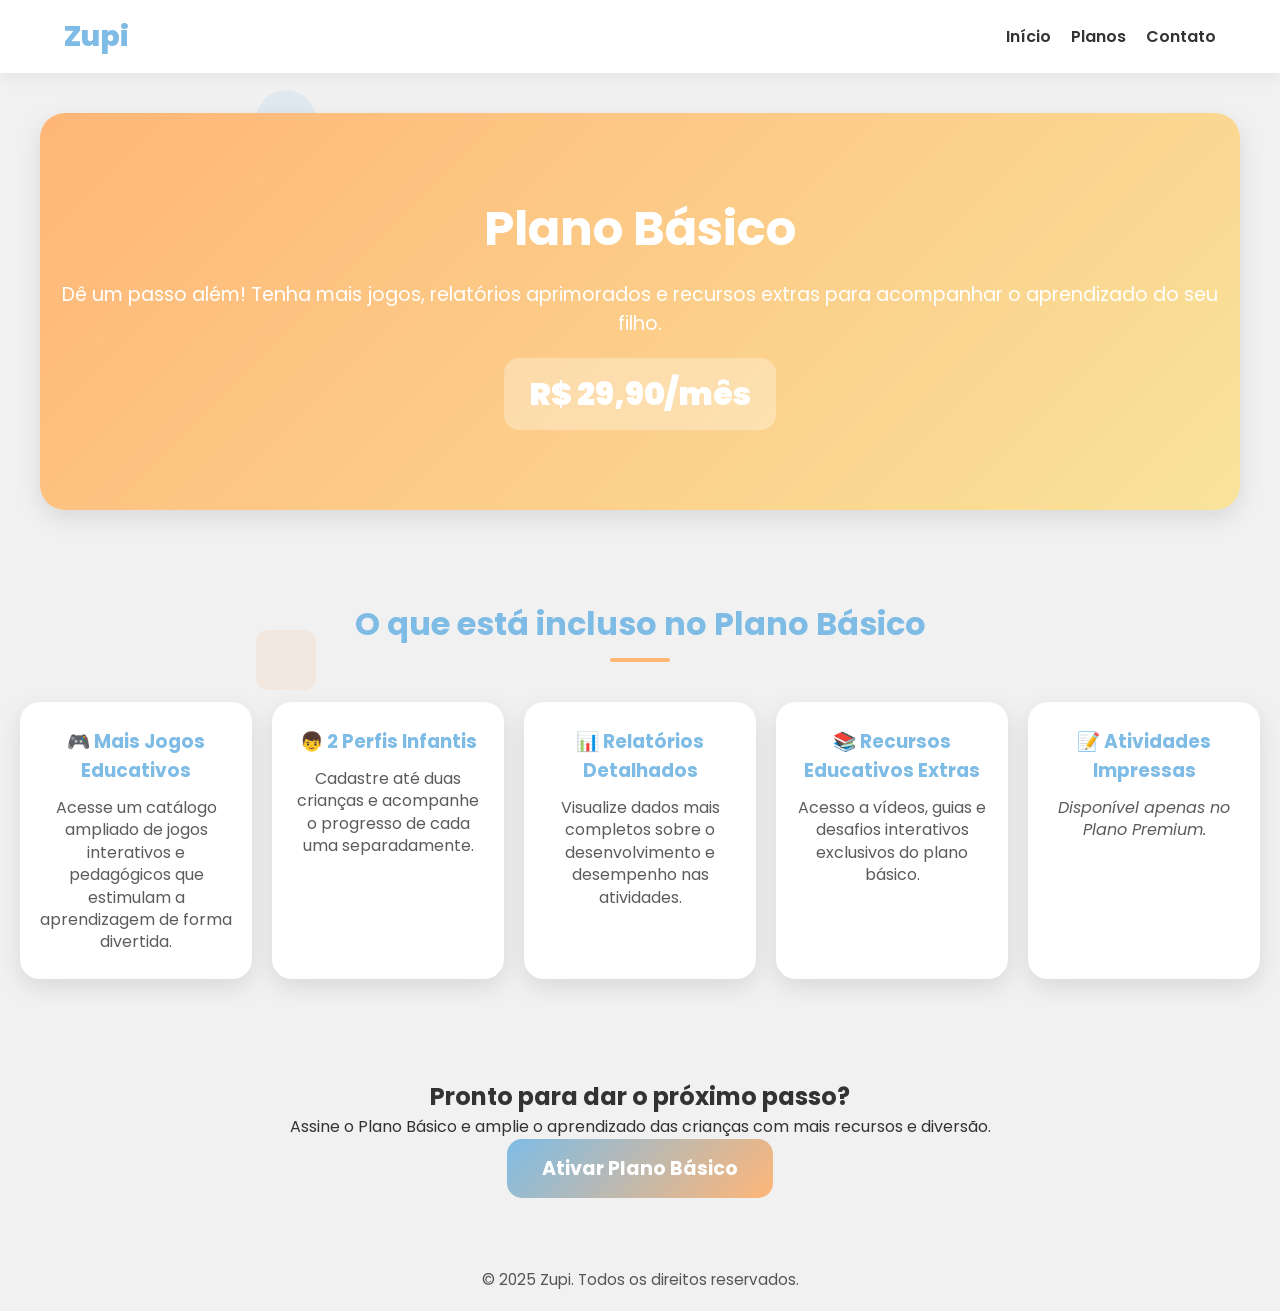
<file: zupicopia--main/tcc-javascript/plano-basico.html>
<!DOCTYPE html>
<html lang="pt-BR">
<head>
  <meta charset="UTF-8">
  <meta name="viewport" content="width=device-width, initial-scale=1.0">
  <title>Zupin — Plano Básico</title>
  <link href="https://fonts.googleapis.com/css2?family=Poppins:wght@400;600;700&display=swap" rel="stylesheet">
  <link rel="stylesheet" href="css/plano-basico.css">
  <link rel="icon" href="img/favicon.png" type="image/png">
</head>
<body>

  <!-- Fundo decorativo -->
  <div class="background-decor">
    <span class="bubble" style="top:10%; left:20%; width:60px; height:60px; background:#7EBCE6;"></span>
    <span class="bubble" style="top:50%; left:80%; width:50px; height:50px; background:#F9E39A;"></span>
    <span class="square" style="top:30%; left:40%; width:50px; height:50px; background:#A8E6CF;"></span>
    <span class="square" style="top:70%; left:20%; width:60px; height:60px; background:#FFB677;"></span>
  </div>

  <!-- Header -->
  <header class="topbar">
    <div class="container flex-between">
      <a href="index.html" class="logo">Zupi</a>
      <nav>
        <ul class="nav-menu">
          <li><a href="index.html">Início</a></li>
          <li><a href="planos.html">Planos</a></li>
          <li><a href="contato.html">Contato</a></li>
        </ul>
      </nav>
    </div>
  </header>

  <!-- Página do Plano Básico -->
  <main class="plano-page">
    <section class="hero">
      <div class="hero-content">
        <h1>Plano Básico</h1>
        <p>Dê um passo além! Tenha mais jogos, relatórios aprimorados e recursos extras para acompanhar o aprendizado do seu filho.</p>
        <span class="price">R$ 29,90<span>/mês</span></span>
      </div>
    </section>

    <section class="features">
      <h2>O que está incluso no Plano Básico</h2>
      <div class="features-container">
        <div class="feature-card">
          <h3>🎮 Mais Jogos Educativos</h3>
          <p>Acesse um catálogo ampliado de jogos interativos e pedagógicos que estimulam a aprendizagem de forma divertida.</p>
        </div>
        <div class="feature-card">
          <h3>👦 2 Perfis Infantis</h3>
          <p>Cadastre até duas crianças e acompanhe o progresso de cada uma separadamente.</p>
        </div>
        <div class="feature-card">
          <h3>📊 Relatórios Detalhados</h3>
          <p>Visualize dados mais completos sobre o desenvolvimento e desempenho nas atividades.</p>
        </div>
        <div class="feature-card">
          <h3>📚 Recursos Educativos Extras</h3>
          <p>Acesso a vídeos, guias e desafios interativos exclusivos do plano básico.</p>
        </div>
        <div class="feature-card bloqueado">
          <h3>📝 Atividades Impressas</h3>
          <p><em>Disponível apenas no Plano Premium.</em></p>
        </div>
      </div>
    </section>

    <section class="cta">
      <h2>Pronto para dar o próximo passo?</h2>
      <p>Assine o Plano Básico e amplie o aprendizado das crianças com mais recursos e diversão.</p>
      <a href="cadastro.html" class="btn-cta">Ativar Plano Básico</a>
    </section>
  </main>

  <!-- Rodapé -->
  <footer class="footer">
    <p>© 2025 Zupi. Todos os direitos reservados.</p>
  </footer>

</body>
</html>
</file>
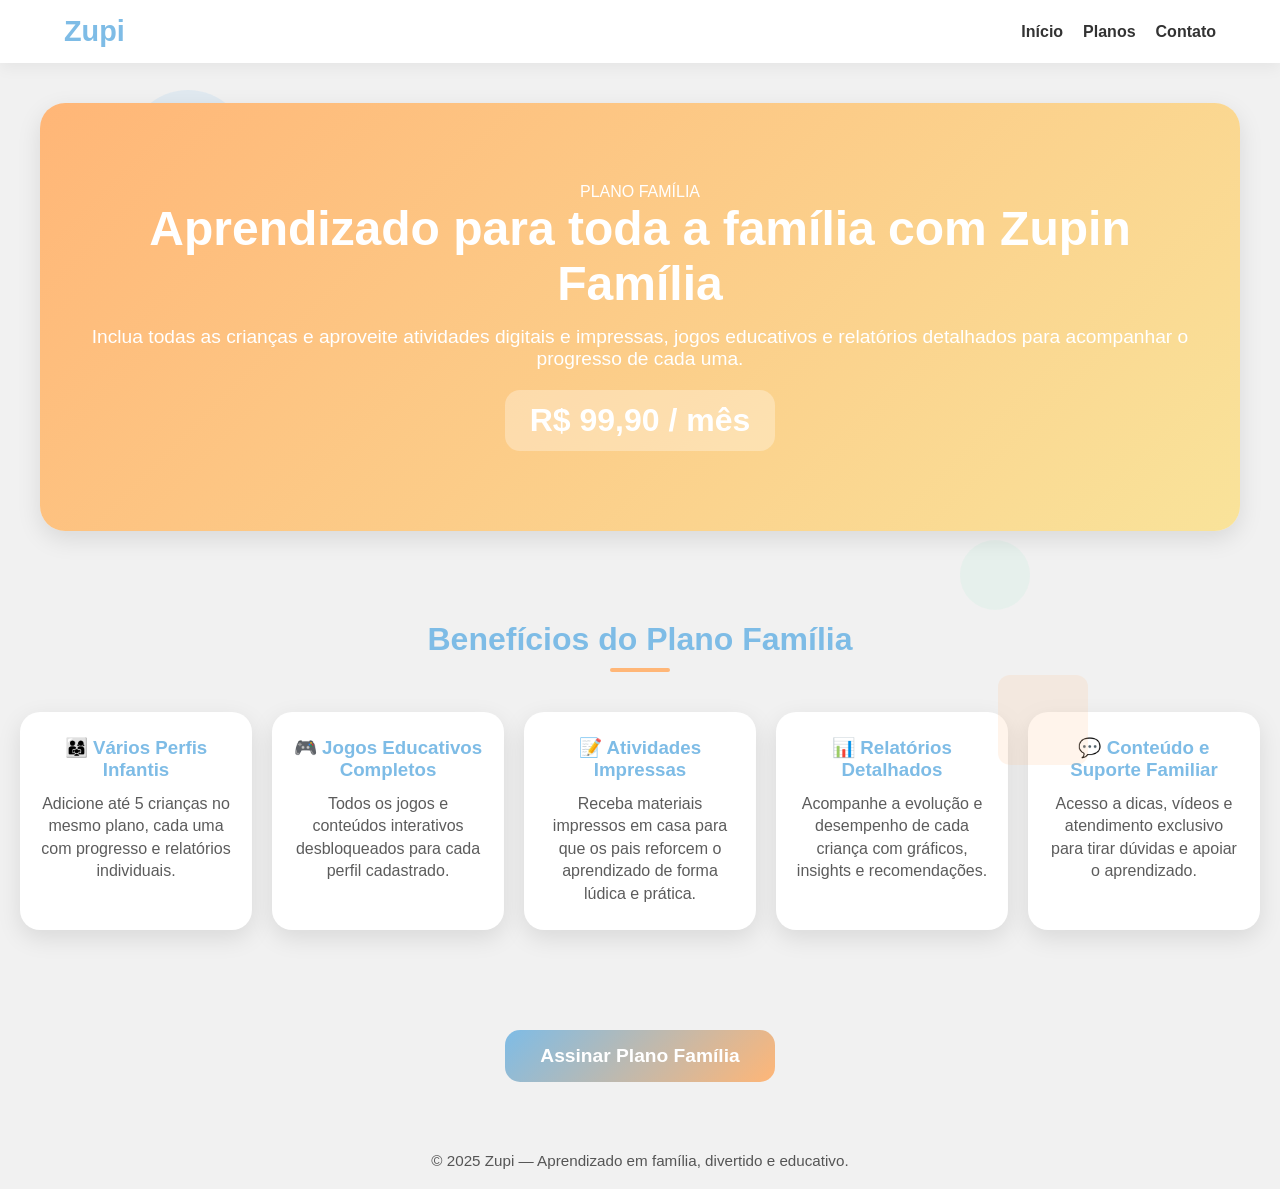
<file: zupicopia--main/tcc-javascript/plano-familia.html>
<!DOCTYPE html>
<html lang="pt-BR">
<head>
  <meta charset="UTF-8">
  <meta name="viewport" content="width=device-width, initial-scale=1.0">
  <title>Zupin — Plano Família</title>
  <link rel="stylesheet" href="css/plano-familia.css">
  <link rel="icon" href="img/favicon.png" type="image/png">
</head>
<body>

  <!-- Fundo decorativo -->
  <div class="background-decor">
    <span class="circle" style="width:120px; height:120px; background:var(--primary); top:10%; left:10%;"></span>
    <span class="square" style="width:90px; height:90px; background:var(--highlight); bottom:15%; right:15%;"></span>
    <span class="circle" style="width:70px; height:70px; background:var(--accent); top:60%; left:75%;"></span>
  </div>

  <!-- Header -->
  <header class="topbar">
    <div class="container flex-between">
      <a href="index.html" class="logo">Zupi</a>
      <ul class="nav-menu">
        <li><a href="index.html">Início</a></li>
        <li><a href="planos.html">Planos</a></li>
        <li><a href="contato.html">Contato</a></li>
      </ul>
    </div>
  </header>

  <!-- Hero -->
  <section class="hero familia-hero">
    <div class="badge">PLANO FAMÍLIA</div>
    <h1>Aprendizado para toda a família com Zupin Família</h1>
    <p>Inclua todas as crianças e aproveite atividades digitais e impressas, jogos educativos e relatórios detalhados para acompanhar o progresso de cada uma.</p>
    <div class="price">R$ 99,90 / mês</div>
  </section>

  <!-- Funcionalidades -->
  <section class="features">
    <h2>Benefícios do Plano Família</h2>
    <div class="features-container">
      <div class="feature-card">
        <h3>👨‍👩‍👧 Vários Perfis Infantis</h3>
        <p>Adicione até 5 crianças no mesmo plano, cada uma com progresso e relatórios individuais.</p>
      </div>
      <div class="feature-card">
        <h3>🎮 Jogos Educativos Completos</h3>
        <p>Todos os jogos e conteúdos interativos desbloqueados para cada perfil cadastrado.</p>
      </div>
      <div class="feature-card">
        <h3>📝 Atividades Impressas</h3>
        <p>Receba materiais impressos em casa para que os pais reforcem o aprendizado de forma lúdica e prática.</p>
      </div>
      <div class="feature-card">
        <h3>📊 Relatórios Detalhados</h3>
        <p>Acompanhe a evolução e desempenho de cada criança com gráficos, insights e recomendações.</p>
      </div>
      <div class="feature-card">
        <h3>💬 Conteúdo e Suporte Familiar</h3>
        <p>Acesso a dicas, vídeos e atendimento exclusivo para tirar dúvidas e apoiar o aprendizado.</p>
      </div>
    </div>
  </section>

  <!-- CTA -->
  <section class="cta">
    <a href="cadastro.html" class="btn-cta">Assinar Plano Família</a>
  </section>

  <!-- Footer -->
  <footer class="footer">
    <p>© 2025 Zupi — Aprendizado em família, divertido e educativo.</p>
  </footer>

</body>
</html>
</file>
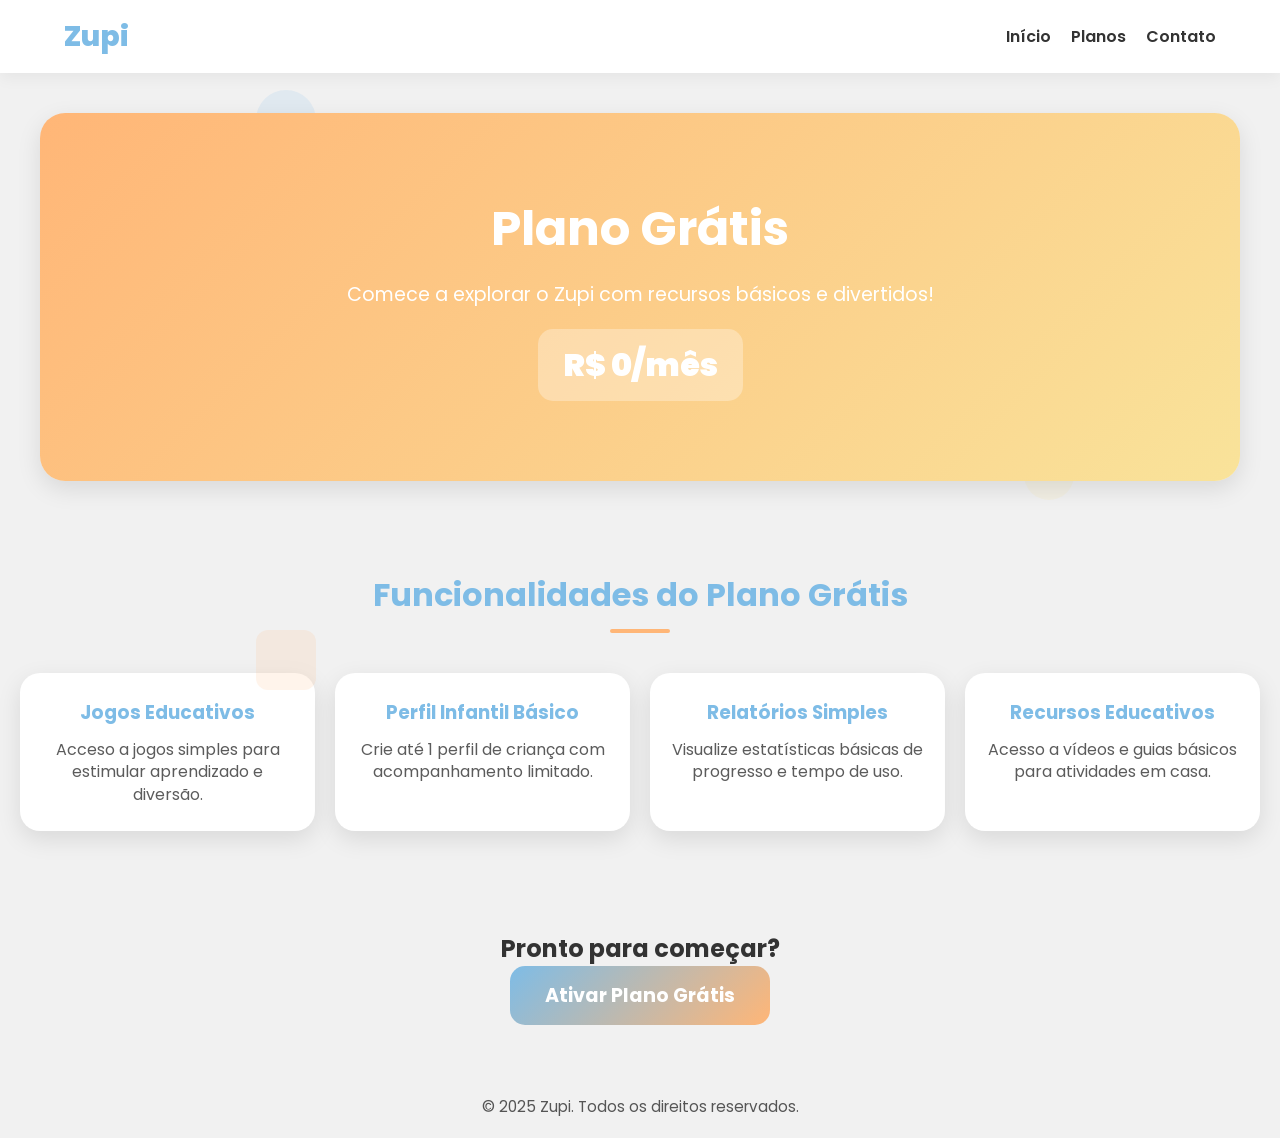
<file: zupicopia--main/tcc-javascript/plano-gratis.html>
<!DOCTYPE html>
<html lang="pt-BR">
<head>
  <meta charset="UTF-8">
  <meta name="viewport" content="width=device-width, initial-scale=1.0">
  <title>Zupi — Plano Grátis</title>
  <link href="https://fonts.googleapis.com/css2?family=Poppins:wght@400;600;700&display=swap" rel="stylesheet">
  <link rel="stylesheet" href="css/plano-gratis.css">
  <link rel="icon" href="img/favicon.png" type="image/png">
</head>
<body>

  <!-- Fundo decorativo com bolhas e quadrados -->
  <div class="background-decor">
    <span class="bubble" style="top:10%; left:20%; width:60px; height:60px; background:#7EBCE6;"></span>
    <span class="bubble" style="top:50%; left:80%; width:50px; height:50px; background:#F9E39A;"></span>
    <span class="square" style="top:30%; left:40%; width:50px; height:50px; background:#A8E6CF;"></span>
    <span class="square" style="top:70%; left:20%; width:60px; height:60px; background:#FFB677;"></span>
  </div>

 <!-- Header -->
<header class="topbar">
  <div class="container flex-between">
    <a href="index.html" class="logo">Zupi</a>
    <nav>
      <ul class="nav-menu">
        <li><a href="index.html">Início</a></li>
        <li><a href="planos.html">Planos</a></li>
        <li><a href="contato.html">Contato</a></li>
      </ul>
    </nav>
  </div>
</header>

  <!-- Página do Plano Grátis -->
  <main class="plano-page">
    <section class="hero">
      <div class="hero-content">
        <h1>Plano Grátis</h1>
        <p>Comece a explorar o Zupi com recursos básicos e divertidos!</p>
        <span class="price">R$ 0<span>/mês</span></span>
      </div>
    </section>

    <section class="features">
      <h2>Funcionalidades do Plano Grátis</h2>
      <div class="features-container">
        <div class="feature-card">
          <h3>Jogos Educativos</h3>
          <p>Acceso a jogos simples para estimular aprendizado e diversão.</p>
        </div>
        <div class="feature-card">
          <h3>Perfil Infantil Básico</h3>
          <p>Crie até 1 perfil de criança com acompanhamento limitado.</p>
        </div>
        <div class="feature-card">
          <h3>Relatórios Simples</h3>
          <p>Visualize estatísticas básicas de progresso e tempo de uso.</p>
        </div>
        <div class="feature-card">
          <h3>Recursos Educativos</h3>
          <p>Acesso a vídeos e guias básicos para atividades em casa.</p>
        </div>
      </div>
    </section>

    <section class="cta">
      <h2>Pronto para começar?</h2>
      <a href="cadastro.html" class="btn-cta">Ativar Plano Grátis</a>
    </section>
  </main>

  <!-- Rodapé -->
  <footer class="footer">
    <p>© 2025 Zupi. Todos os direitos reservados.</p>
  </footer>

</body>
</html>
</file>
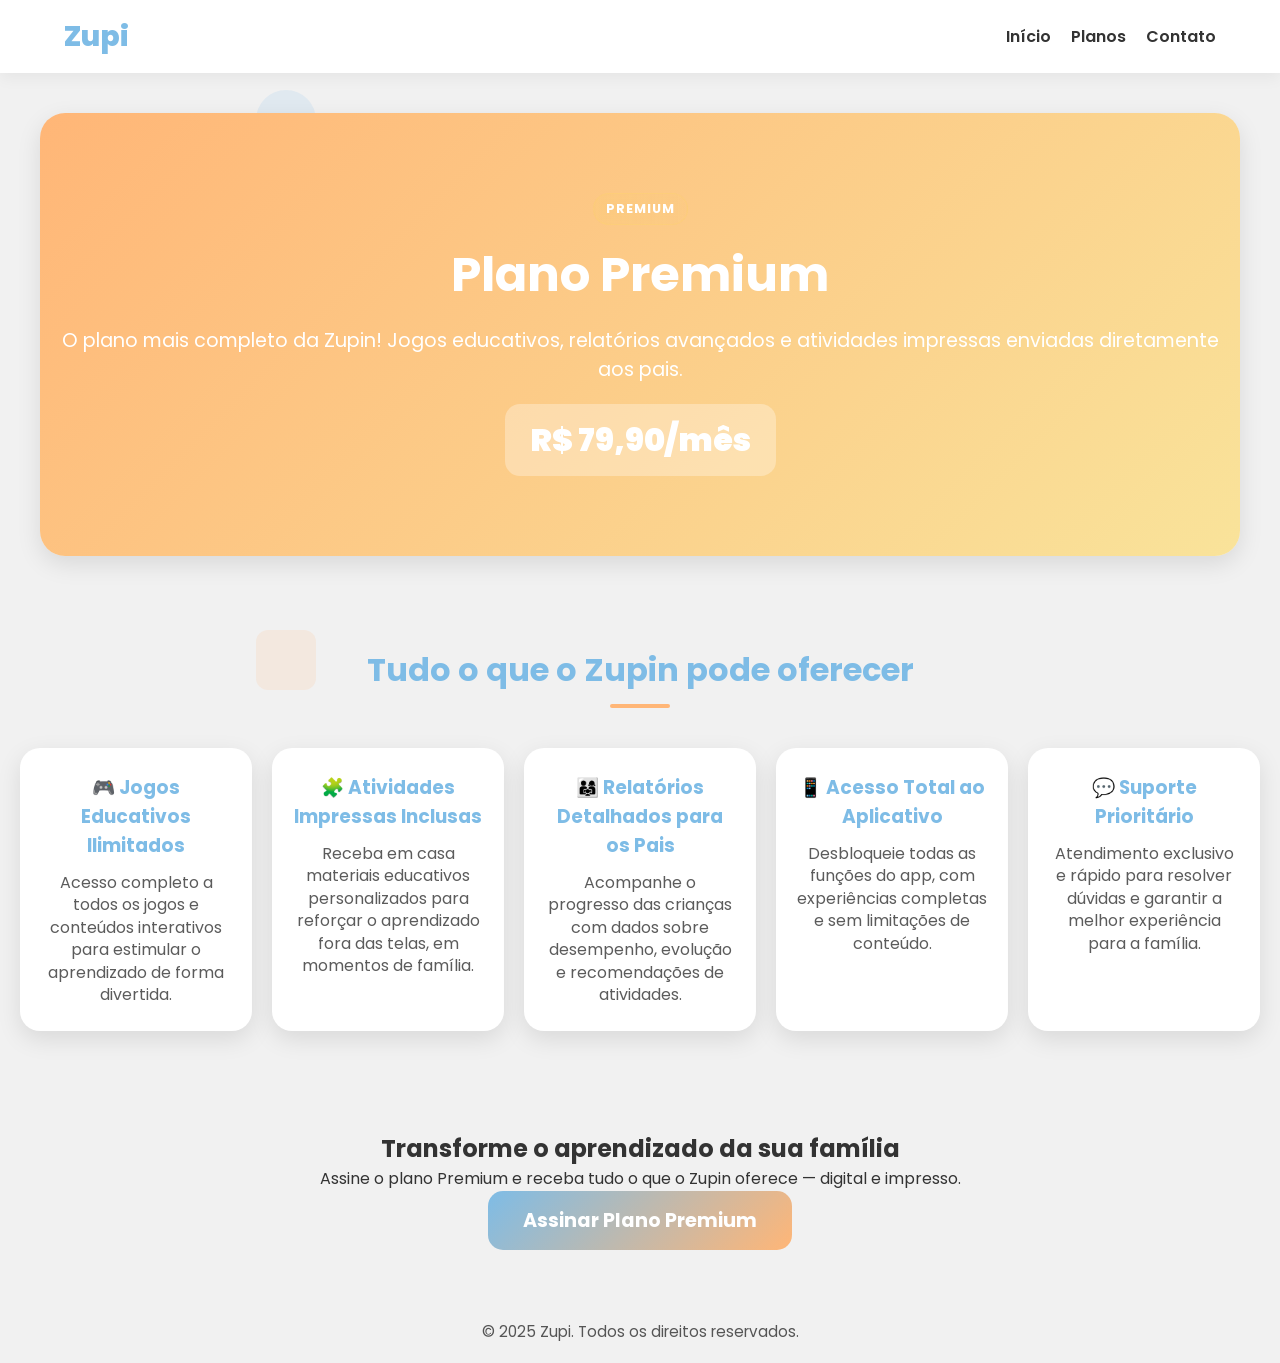
<file: zupicopia--main/tcc-javascript/plano-premium.html>
<!DOCTYPE html>
<html lang="pt-BR">
<head>
  <meta charset="UTF-8" />
  <meta name="viewport" content="width=device-width, initial-scale=1.0"/>
  <title>Zupin — Plano Premium</title>
  <link href="https://fonts.googleapis.com/css2?family=Poppins:wght@400;600;700&display=swap" rel="stylesheet">
  <link rel="stylesheet" href="css/plano-premium.css">
  <link rel="icon" href="img/favicon.png" type="image/png">
</head>
<body>

  <!-- Fundo decorativo -->
  <div class="background-decor">
    <span class="bubble" style="top:10%; left:20%; width:60px; height:60px; background:#7EBCE6;"></span>
    <span class="bubble" style="top:50%; left:80%; width:50px; height:50px; background:#F9E39A;"></span>
    <span class="square" style="top:30%; left:40%; width:50px; height:50px; background:#A8E6CF;"></span>
    <span class="square" style="top:70%; left:20%; width:60px; height:60px; background:#FFB677;"></span>
  </div>

  <!-- Header -->
  <header class="topbar">
    <div class="container flex-between">
      <a href="index.html" class="logo">Zupi</a>
      <nav>
        <ul class="nav-menu">
          <li><a href="index.html">Início</a></li>
          <li><a href="planos.html">Planos</a></li>
          <li><a href="contato.html">Contato</a></li>
        </ul>
      </nav>
    </div>
  </header>

  <!-- Página do Plano Premium -->
  <main class="plano-page">
    <section class="hero premium-hero">
      <div class="hero-content">
        <div class="badge">PREMIUM</div>
        <h1>Plano Premium</h1>
        <p>O plano mais completo da Zupin! Jogos educativos, relatórios avançados e atividades impressas enviadas diretamente aos pais.</p>
        <span class="price">R$ 79,90<span>/mês</span></span>
      </div>
    </section>

    <section class="features">
      <h2>Tudo o que o Zupin pode oferecer</h2>
      <div class="features-container">
        <div class="feature-card">
          <h3>🎮 Jogos Educativos Ilimitados</h3>
          <p>Acesso completo a todos os jogos e conteúdos interativos para estimular o aprendizado de forma divertida.</p>
        </div>

        <div class="feature-card">
          <h3>🧩 Atividades Impressas Inclusas</h3>
          <p>Receba em casa materiais educativos personalizados para reforçar o aprendizado fora das telas, em momentos de família.</p>
        </div>

        <div class="feature-card">
          <h3>👨‍👩‍👧 Relatórios Detalhados para os Pais</h3>
          <p>Acompanhe o progresso das crianças com dados sobre desempenho, evolução e recomendações de atividades.</p>
        </div>

        <div class="feature-card">
          <h3>📱 Acesso Total ao Aplicativo</h3>
          <p>Desbloqueie todas as funções do app, com experiências completas e sem limitações de conteúdo.</p>
        </div>

        <div class="feature-card">
          <h3>💬 Suporte Prioritário</h3>
          <p>Atendimento exclusivo e rápido para resolver dúvidas e garantir a melhor experiência para a família.</p>
        </div>
      </div>
    </section>

    <section class="cta">
      <h2>Transforme o aprendizado da sua família</h2>
      <p>Assine o plano Premium e receba tudo o que o Zupin oferece — digital e impresso.</p>
      <a href="cadastro.html" class="btn-cta">Assinar Plano Premium</a>
    </section>
  </main>

  <!-- Rodapé -->
  <footer class="footer">
    <p>© 2025 Zupi. Todos os direitos reservados.</p>
  </footer>

</body>
</html>
</file>
<file: zupicopia--main/tcc-javascript/css/style.css>
/* ===================================================
   css/style.css — Zupi Animado
   Paleta: #7EBCE6, #F9E39A, #A8E6CF, #FFB677, #F1F1F1
   =================================================== */
:root {
  --cor-primaria: #7EBCE6;
  --cor-secundaria: #F9E39A;
  --cor-accent: #A8E6CF;
  --cor-destaque: #FFB677;
  --cor-fundo: #F1F1F1;
  
  --font-titulo: 'Poppins', sans-serif;
  --font-corpo: 'Roboto', sans-serif;
  --transition-speed: 0.4s;
}

/* ---------------------- RESET ---------------------- */
* {
  margin: 0;
  padding: 0;
  box-sizing: border-box;
  font-family: var(--font-corpo);
}

body {
  background-color: var(--cor-fundo);
  color: #333;
  line-height: 1.6;
}

/* ---------------------- NAVBAR ---------------------- */
.topbar {
  background-color: #fff;
  box-shadow: 0 2px 10px rgba(0,0,0,0.05);
  position: sticky;
  top: 0;
  z-index: 1000;
  animation: slideDown 1s ease;
}

.topbar .container {
  max-width: 1200px;
  margin: 0 auto;
  padding: 15px 20px;
  display: flex;
  justify-content: space-between;
  align-items: center;
}

.logo {
  font-size: 1.8rem;
  font-weight: bold;
  color: var(--cor-primaria);
  text-decoration: none;
  letter-spacing: 1px;
  transition: color var(--transition-speed);
}

.logo:hover { color: var(--cor-destaque); }

nav a {
  margin-left: 20px;
  text-decoration: none;
  color: #333;
  font-weight: 500;
  position: relative;
  transition: color var(--transition-speed);
}

nav a::after {
  content: '';
  display: block;
  height: 2px;
  width: 0;
  background: var(--cor-destaque);
  transition: width 0.3s;
  position: absolute;
  bottom: -5px;
  left: 0;
}

nav a:hover { color: var(--cor-primaria); }
nav a:hover::after { width: 100%; }

nav .btn {
  background-color: var(--cor-primaria);
  color: #fff;
  padding: 8px 20px;
  border-radius: 8px;
  transition: all 0.3s ease;
}

nav .btn:hover {
  background-color: var(--cor-destaque);
  transform: translateY(-3px);
  box-shadow: 0 8px 20px rgba(0,0,0,0.15);
}

/* ---------------------- HERO ---------------------- */
.hero {
  background: linear-gradient(135deg, var(--cor-primaria), var(--cor-accent));
  color: #fff;
  text-align: center;
  padding: 120px 20px;
  position: relative;
  overflow: hidden;
}

.hero-content {
  position: relative;
  z-index: 2;
}

.hero h1 {
  font-size: 3rem;
  margin-bottom: 20px;
  animation: fadeInUp 1s ease forwards;
}

.hero p {
  font-size: 1.2rem;
  margin-bottom: 30px;
  animation: fadeInUp 1.3s ease forwards;
}

.hero .btn.primary {
  background-color: var(--cor-destaque);
  color: #fff;
  padding: 12px 30px;
  border-radius: 12px;
  font-weight: bold;
  text-decoration: none;
  display: inline-block;
  transition: all 0.3s ease;
}

.hero .btn.primary:hover {
  transform: translateY(-5px);
  box-shadow: 0 10px 25px rgba(0,0,0,0.2);
}

/* ---------------------- FUNDO ANIMADO ---------------------- */
.hero-decor {
  position: absolute;
  inset: 0;
  overflow: hidden;
  z-index: 1;
}

.shape {
  position: absolute;
  opacity: 0.8;
  animation: floatShape 10s infinite ease-in-out;
}

.shape.square {
  width: 60px;
  height: 60px;
  background-color: var(--cor-secundaria);
  top: 10%;
  left: 5%;
  border-radius: 8px;
  animation-delay: 0s;
}

.shape.circle {
  width: 80px;
  height: 80px;
  background-color: var(--cor-accent);
  border-radius: 50%;
  top: 40%;
  left: 70%;
  animation-delay: 2s;
}

.shape.puzzle {
  width: 70px;
  height: 70px;
  background-color: var(--cor-destaque);
  clip-path: path('M20,0 h30 a10,10 0 0,1 10,10 v10 h10 a10,10 0 0,1 10,10 v20 a10,10 0 0,1 -10,10 h-10 v10 a10,10 0 0,1 -10,10 h-30 a10,10 0 0,1 -10,-10 v-10 h-10 a10,10 0 0,1 -10,-10 v-20 a10,10 0 0,1 10,-10 h10 v-10 a10,10 0 0,1 10,-10 z');
  top: 70%;
  left: 30%;
  animation-delay: 1s;
}

.shape:nth-child(4) { top: 20%; left: 80%; background-color: var(--cor-primaria); animation-delay: 3s; }
.shape:nth-child(5) { top: 50%; left: 15%; background-color: var(--cor-accent); animation-delay: 4s; }
.shape:nth-child(6) { top: 65%; left: 60%; background-color: var(--cor-secundaria); animation-delay: 5s; }
.shape:nth-child(7) { top: 30%; left: 45%; background-color: var(--cor-primaria); animation-delay: 1.5s; }
.shape:nth-child(8) { top: 80%; left: 75%; background-color: var(--cor-destaque); animation-delay: 2.5s; }
.shape:nth-child(9) { top: 55%; left: 5%; background-color: var(--cor-accent); animation-delay: 3.8s; }

@keyframes floatShape {
  0%, 100% { transform: translateY(0) rotate(0deg); opacity: 0.8; }
  50% { transform: translateY(-50px) rotate(45deg); opacity: 1; }
}

/* ---------------------- CARDS ---------------------- */
.features {
  padding: 80px 20px;
  text-align: center;
}

.features h2 {
  font-size: 2.5rem;
  margin-bottom: 50px;
  color: var(--cor-primaria);
  animation: fadeInUp 1s ease forwards;
}

.features .cards {
  display: flex;
  flex-wrap: wrap;
  gap: 25px;
  justify-content: center;
}

.features .card {
  background-color: #fff;
  padding: 30px 20px;
  border-radius: 20px;
  width: 280px;
  box-shadow: 0 5px 15px rgba(0,0,0,0.05);
  transition: all 0.4s ease;
  position: relative;
}

.features .card:hover {
  transform: translateY(-10px);
  box-shadow: 0 15px 30px rgba(0,0,0,0.15);
  background: linear-gradient(145deg, var(--cor-accent), var(--cor-destaque));
  color: #fff;
}

.features .card h3 { margin-bottom: 15px; color: var(--cor-primaria); }

/* ---------------------- RODAPÉ ---------------------- */
.footer {
  background: #fff;
  text-align: center;
  padding: 20px;
  color: #333;
  box-shadow: 0 -2px 10px rgba(0,0,0,0.05);
  margin-top: 50px;
}

.footer a {
  color: var(--cor-primaria);
  text-decoration: none;
  margin: 0 5px;
}

.footer a:hover {
  color: var(--cor-destaque);
  text-decoration: underline;
}

/* ---------------------- ANIMAÇÕES ---------------------- */
@keyframes fadeInUp {
  from { opacity: 0; transform: translateY(30px); }
  to { opacity: 1; transform: translateY(0); }
}

@keyframes slideDown {
  from { transform: translateY(-50px); opacity: 0; }
  to { transform: translateY(0); opacity: 1; }
}

/* =================== PLANOS =================== */
.planos-container {
  display: flex;
  flex-wrap: wrap;
  gap: 20px;
  justify-content: center;
  padding: 40px 0;
}

.plano {
  background: #fff9e6;
  border-radius: 18px;
  padding: 28px 24px;
  width: 45%;
  box-shadow: 0 8px 26px rgba(20, 40, 45, 0.08);
  text-align: center;
  color: #5c480a;
  transition: all 0.35s ease;
  cursor: pointer;
  position: relative;
  overflow: hidden;
  display: block;
  text-decoration: none;
}

.plano-gratis { background: #f0f0f0; color: #555; }

/* Brilho animado */
.plano::after {
  content: "";
  position: absolute;
  top: 0;
  left: -75%;
  width: 50%;
  height: 100%;
  background: linear-gradient(120deg, rgba(255,255,255,0.4) 0%, rgba(255,255,255,0.1) 50%, transparent 100%);
  transform: skewX(-20deg);
  transition: left 0.6s ease;
}

.plano:hover::after { left: 125%; }

/* Títulos, descrição e preço */
.plano h3 { font-size: 1.5rem; margin-bottom: 10px; font-weight: 800; }
.plano p { font-size: 1rem; opacity: 0.9; margin-bottom: 12px; }
.plano .preco {
  display: inline-block;
  margin-top: 14px;
  font-size: 1.3rem;
  font-weight: 900;
  background: rgba(255,255,255,0.6);
  padding: 10px 18px;
  border-radius: 12px;
  color: #3b2d03;
  transition: all 0.4s ease;
}

/* Hover com efeito dourado e escala */
.plano:hover {
  background: linear-gradient(135deg, #ffe08a, #ffcf5d);
  transform: translateY(-12px) scale(1.05);
  box-shadow: 0 16px 40px rgba(255, 189, 74, 0.45);
}

.plano:hover .preco {
  background: rgba(255,255,255,0.8);
  color: #2a1f00;
  transform: scale(1.08);
}

/* Responsividade */
@media(max-width: 992px) { .plano { width: 48%; } }
@media(max-width: 768px) { 
  .planos-container { flex-direction: column; align-items: center; gap: 20px; } 
  .plano { width: 90%; } 
}

/* =================== SEÇÃO =================== */
.section-title {
  text-align: center;
  font-size: 2.5rem;
  margin-bottom: 10px;
  color: #7ebce6;
  position: relative;
}
.section-title::after {
  content: "";
  display: block;
  width: 70px;
  height: 4px;
  background: #ffb677;
  margin: 12px auto 0;
  border-radius: 2px;
}
.section-subtitle {
  text-align: center;
  color: #555;
  font-size: 1.1rem;
  margin-bottom: 40px;
}

/* =================== NAVBAR =================== */
.topbar { background: #fff; padding: 15px 0; box-shadow: 0 5px 20px rgba(0,0,0,0.05); position: sticky; top: 0; z-index: 100; }
.topbar .logo { font-size: 1.8rem; font-weight: 800; color: #7ebce6; text-decoration: none; }
.nav-menu { list-style: none; display: flex; gap: 20px; }
.nav-menu li a { text-decoration: none; color: #555; font-weight: 600; transition: all 0.3s ease; }
.nav-menu li a:hover { color: #ffb677; transform: scale(1.1); }
.btn-login { padding: 8px 18px; border-radius: 10px; background: #7ebce6; color: #fff; font-weight: 700; transition: all 0.3s ease; }
.btn-login:hover { background: #ffb677; transform: translateY(-2px) scale(1.05); }

/* =================== RODAPÉ =================== */
.footer { padding: 20px 0; text-align: center; background: #f1f1f1; color: #555; font-size: 0.95rem; transition: all 0.3s ease; }
.footer p:hover { color: #7ebce6; }



/* ---------- AUTHPAGE (login / cadastro) ---------- */
.auth-page {
  background: linear-gradient(180deg,#E9F6F5,#F1F7F6);
  min-height: 100vh;
  display: flex;
  align-items: center;
  justify-content: center;
  padding: 20px;
  position: relative;
  overflow: hidden;
}

.auth-bubbles .bubble {
  position: absolute;
  border-radius: 50%;
  opacity: 0.4;
  animation: float 12s infinite ease-in-out;
  z-index: 1;
}

.auth-bubbles .bubble:nth-child(1) { animation-delay: 0s; }
.auth-bubbles .bubble:nth-child(2) { animation-delay: 2s; }
.auth-bubbles .bubble:nth-child(3) { animation-delay: 4s; }
.auth-bubbles .bubble:nth-child(4) { animation-delay: 1s; }
.auth-bubbles .bubble:nth-child(5) { animation-delay: 3s; }

.auth-card {
  width: 100%;
  max-width: 450px;
  background: #fff;
  border-radius: 18px;
  padding: 40px;
  box-shadow: 0 18px 40px rgba(7, 32, 35, 0.08);
  text-align: left;
  position: relative;
  z-index: 2;
  transition: transform 0.3s ease, box-shadow 0.3s ease;
}

.auth-card:hover {
  transform: translateY(-5px);
  box-shadow: 0 25px 60px rgba(7, 32, 35, 0.15);
}

.auth-card h1 {
  font-size: 2rem;
  margin-bottom: 20px;
  color: var(--cor-primaria);
  text-align: center;
}

.auth-card label {
  display: block;
  font-weight: 600;
  margin-top: 16px;
  margin-bottom: 6px;
  color: #334;
}

.auth-card input {
  width: 100%;
  padding: 14px 16px;
  border-radius: 12px;
  border: 1px solid #e6eaea;
  background: #fafafa;
  font-size: 1rem;
  transition: all 0.3s ease;
}

.auth-card input:focus {
  border-color: var(--cor-primaria);
  box-shadow: 0 0 8px rgba(126,188,230,0.5);
  outline: none;
}

.auth-card button {
  width: 100%;
  margin-top: 24px;
  padding: 14px;
  border-radius: 12px;
  border: none;
  background: linear-gradient(90deg,#FFB677,#F9E39A);
  color: #fff;
  font-weight: 800;
  font-size: 1rem;
  cursor: pointer;
  transition: transform 0.3s ease, box-shadow 0.3s ease;
}

.auth-card button:hover {
  transform: translateY(-3px);
  box-shadow: 0 12px 28px rgba(255,182,119,0.4);
}

.small-link {
  margin-top: 18px;
  text-align: center;
}

.small-link a {
  color: var(--cor-primaria);
  text-decoration: none;
  font-weight: 600;
  transition: color 0.3s;
}

.small-link a:hover {
  color: var(--cor-destaque);
}

/* Animação das bolhas */
@keyframes float {
  0%, 100% { transform: translateY(0) rotate(0deg); opacity: 0.4; }
  50% { transform: translateY(-40px) rotate(45deg); opacity: 0.8; }
}



/* ---------- PÁGINA DE LOGIN ---------- */
.auth-page {
  background: linear-gradient(180deg, #e8f6ff, #fdfcfb);
  min-height: 100vh;
  display: flex;
  flex-direction: column;
}

.auth-main {
  flex: 1;
  display: flex;
  align-items: center;
  justify-content: center;
  padding: 30px;
}

.auth-card {
  background: #fff;
  width: 100%;
  max-width: 400px;
  padding: 40px 30px;
  border-radius: 16px;
  box-shadow: 0 10px 40px rgba(0,0,0,0.1);
  text-align: left;
  animation: fadeIn 0.6s ease;
}

.auth-card h1 {
  font-size: 1.8rem;
  color: #222;
  margin-bottom: 24px;
  text-align: center;
}

.auth-card label {
  display: block;
  margin-bottom: 6px;
  font-weight: 600;
  color: #333;
}

.auth-card input {
  width: 100%;
  padding: 12px 14px;
  border-radius: 10px;
  border: 1px solid #ddd;
  margin-bottom: 16px;
  font-size: 1rem;
  transition: border 0.3s;
}

.auth-card input:focus {
  outline: none;
  border-color: #85c1ff;
}

.auth-card button {
  width: 100%;
  padding: 12px;
  border: none;
  border-radius: 10px;
  background: linear-gradient(90deg, #ffd36f, #ffb677);
  color: #333;
  font-weight: bold;
  font-size: 1rem;
  cursor: pointer;
  transition: transform 0.2s, box-shadow 0.2s;
}

.auth-card button:hover {
  transform: translateY(-2px);
  box-shadow: 0 6px 14px rgba(255, 182, 119, 0.4);
}

.register-link {
  text-align: center;
  margin-top: 16px;
  font-size: 0.95rem;
}

.register-link a {
  color: #0087ca;
  text-decoration: none;
  font-weight: bold;
}

.register-link a:hover {
  text-decoration: underline;
}

@keyframes fadeIn {
  from { opacity: 0; transform: translateY(20px); }
  to { opacity: 1; transform: translateY(0); }
}


/* ====== Sobre Nós e Cards ====== */
.section-title {
  font-size: 2.5rem;
  color: var(--cor-primaria);
  text-align: center;
  margin-bottom: 15px;
  position: relative;
}

.section-title::after {
  content: "";
  display: block;
  width: 60px;
  height: 4px;
  background: var(--cor-destaque);
  margin: 10px auto 0;
  border-radius: 2px;
}

.section-subtitle {
  text-align: center;
  color: #555;
  font-size: 1.1rem;
  margin-bottom: 50px;
}

/* Cards estilo moderno */
.cards {
  display: grid;
  grid-template-columns: repeat(auto-fit, minmax(260px, 1fr));
  gap: 30px;
  margin-bottom: 60px;
}

.card {
  background: #fff;
  padding: 30px 20px;
  border-radius: 20px;
  text-align: center;
  box-shadow: 0 10px 30px rgba(0,0,0,0.08);
  transition: all 0.4s ease;
  position: relative;
}

.card:hover {
  transform: translateY(-10px);
  box-shadow: 0 20px 40px rgba(0,0,0,0.15);
  background: linear-gradient(145deg, var(--cor-accent), var(--cor-destaque));
  color: #fff;
}

.card .icon {
  font-size: 2.5rem;
  margin-bottom: 15px;
}

/* Timeline interativa */
.timeline {
  max-width: 800px;
  margin: 0 auto;
  position: relative;
  padding-left: 40px;
  border-left: 3px solid var(--cor-primaria);
}

.timeline-item {
  margin-bottom: 30px;
  position: relative;
}

.timeline-item::before {
  content: "";
  position: absolute;
  left: -12px;
  top: 0;
  width: 20px;
  height: 20px;
  background: var(--cor-destaque);
  border-radius: 50%;
  border: 3px solid var(--cor-primaria);
}

.timeline-item .year {
  font-weight: 700;
  color: var(--cor-primaria);
  margin-bottom: 5px;
}

.timeline-item .event {
  color: #555;
}

/* Lista de recursos */
.features-list li {
  margin-bottom: 15px;
  font-size: 1.1rem;
  padding-left: 20px;
  position: relative;
}

.features-list li::before {
  content: "✔";
  position: absolute;
  left: 0;
  color: var(--cor-destaque);
}

/* Redes sociais estilizadas */
.socials {
  display: flex;
  justify-content: center;
  gap: 20px;
  margin-top: 20px;
}

.social-btn {
  display: inline-block;
  padding: 10px 18px;
  border-radius: 12px;
  background: var(--cor-primaria);
  color: #fff;
  font-weight: 600;
  text-decoration: none;
  transition: all 0.3s ease;
}

.social-btn:hover {
  background: var(--cor-destaque);
  transform: translateY(-3px) scale(1.05);
}
/* ===== TIMELINE ===== */
.timeline {
  display: flex;
  flex-direction: column;
  gap: 30px;
  max-width: 800px;
  margin: 0 auto 60px;
  position: relative;
}

.timeline::before {
  content: '';
  position: absolute;
  left: 50%;
  top: 0;
  width: 4px;
  height: 100%;
  background: var(--cor-destaque);
  transform: translateX(-50%);
  border-radius: 2px;
}

.timeline-item {
  position: relative;
  width: 50%;
  padding: 20px 30px;
  background: #fff;
  border-radius: 16px;
  box-shadow: 0 8px 20px rgba(0,0,0,0.05);
  transition: transform 0.3s, box-shadow 0.3s;
}

.timeline-item:nth-child(odd) { left: 0; }
.timeline-item:nth-child(even) { left: 50%; }

.timeline-item:hover {
  transform: translateY(-6px);
  box-shadow: 0 15px 30px rgba(0,0,0,0.12);
}

.timeline-item::before {
  content: '';
  position: absolute;
  left: -12px;
  top: 0;
  width: 20px;
  height: 20px;
  background: var(--cor-primaria);
  border-radius: 50%;
  border: 4px solid var(--cor-destaque);
}

.timeline-item .year {
  font-weight: 700;
  color: var(--cor-primaria);
  font-size: 1.5rem;
  margin-bottom: 6px;
}

.timeline-item .event {
  color: #555;
  font-size: 1rem;
  line-height: 1.5;
}

/* ===== FEATURES CARDS ===== */
.features-cards {
  display: flex;
  flex-wrap: wrap;
  justify-content: center;
  gap: 25px;
  margin-top: 30px;
}

.feature-card {
  background: #fff;
  border-radius: 16px;
  padding: 25px 20px;
  width: 220px;
  text-align: center;
  box-shadow: 0 8px 20px rgba(0,0,0,0.05);
  transition: transform 0.3s, box-shadow 0.3s, background 0.4s;
}

.feature-card:hover {
  transform: translateY(-6px);
  box-shadow: 0 15px 30px rgba(0,0,0,0.12);
  background: linear-gradient(145deg, var(--cor-accent), var(--cor-destaque));
  color: #fff;
}

.feature-icon {
  font-size: 2.5rem;
  margin-bottom: 12px;
}

/* RESPONSIVO */
@media(max-width:768px){
  .timeline-item, .timeline::before { left: 0 !important; width: 100%;}
  .timeline::before { left: 20px; }
  .timeline-item { margin-left: 0; }
}



/* ---------------------- FUNDO DECORATIVO GLOBAL ---------------------- */
.background-decor {
  position: fixed;
  inset: 0;
  z-index: -1;
  overflow: hidden;
}

.background-decor span {
  position: absolute;
  opacity: 0.15;
  animation: float 12s infinite alternate ease-in-out;
  filter: blur(1px);
}

.circle { border-radius: 50%; }
.c1 { width: 180px; height: 180px; top: 10%; left: 5%; background: var(--cor-accent); }
.c2 { width: 240px; height: 240px; bottom: 8%; right: 10%; background: var(--cor-destaque); }
.c3 { width: 120px; height: 120px; top: 50%; left: 60%; background: var(--cor-primaria); }

.square { border-radius: 12px; }
.s1 { width: 100px; height: 100px; top: 20%; right: 25%; transform: rotate(25deg); background: var(--cor-secundaria); }
.s2 { width: 80px; height: 80px; bottom: 20%; left: 10%; transform: rotate(15deg); background: var(--cor-primaria); }
.s3 { width: 120px; height: 120px; top: 60%; left: 50%; transform: rotate(35deg); background: var(--cor-destaque); }

.triangle {
  width: 0;
  height: 0;
  border-left: 30px solid transparent;
  border-right: 30px solid transparent;
  border-bottom: 50px solid var(--cor-accent);
}
.t1 { top: 30%; left: 70%; transform: rotate(10deg); }
.t2 { bottom: 25%; right: 20%; transform: rotate(-20deg); }

@keyframes float {
  0% { transform: translateY(0) rotate(0deg); opacity: 0.15; }
  100% { transform: translateY(-20px) rotate(20deg); opacity: 0.25; }
}
</file>
<file: zupicopia--main/tcc-javascript/css/agenda.css>
/* ===================================================
   css/agenda.css — Tela de Agenda Zupi com animações
   =================================================== */

:root {
  --bg: #F1F7F6;
  --surface: #fff;
  --primary: #7EBCE6;
  --secondary: #F9E39A;
  --accent: #A8E6CF;
  --highlight: #FFB677;
  --text: #333;
  --card-shadow: 0 10px 30px rgba(7,32,35,0.06);
}

/* reset básico */
* { box-sizing: border-box; margin: 0; padding: 0; font-family: 'Segoe UI', Tahoma, Geneva, Verdana, sans-serif; }
body { background: var(--bg); color: var(--text); min-height: 100vh; display: flex; position: relative; overflow-x: hidden; }

/* ===================== FUNDO DECORATIVO ===================== */
.background-decor { position: fixed; inset: 0; z-index: -1; overflow: hidden; }
.background-decor span {
  position: absolute;
  opacity: 0.1;
  animation: float 15s infinite alternate ease-in-out;
  filter: blur(1px);
}
.circle { border-radius: 50%; background: var(--accent); width: 120px; height: 120px; }
.square { border-radius: 12px; background: var(--secondary); width: 100px; height: 100px; }

@keyframes float { 0%{transform:translateY(0) rotate(0deg);}50%{transform:translateY(-20px) rotate(20deg);}100%{transform:translateY(0) rotate(0deg);} }

/* ===================== SIDEBAR ===================== */
.sidebar {
  width: 220px; background: var(--primary); height: 100vh; position: fixed; left: 0; top: 0;
  padding: 30px 0; display: flex; flex-direction: column; align-items: center;
}
.sidebar .brand { font-size: 2rem; font-weight: 800; color: #fff; margin-bottom: 40px; }
.sidebar nav { display: flex; flex-direction: column; gap: 12px; width: 100%; align-items: center; }
.sidebar nav a { width: 80%; text-align: center; padding: 10px 12px; border-radius: 10px; color: #fff; font-weight: 600; text-decoration: none; transition: all 0.3s ease; }
.sidebar nav a:hover { background: var(--highlight); transform: translateX(5px); }

/* ===================== MAIN ===================== */
.agenda-main { margin-left: 220px; padding: 30px; flex: 1; }
.agenda-header { display: flex; flex-direction: column; gap: 10px; margin-bottom: 30px; }
.agenda-header h1 { font-size: 2rem; color: var(--primary); position: relative; }
.agenda-header h1::after { content: ''; width: 60px; height: 4px; background: var(--highlight); display: block; margin-top: 5px; border-radius: 2px; animation: slideIn 1s ease forwards; }
.agenda-header p { color: #555; font-size: 1.1rem; }
.btn-add {
  display: inline-block; padding: 12px 25px; background: linear-gradient(135deg, var(--primary), var(--highlight));
  color: #fff; border-radius: 15px; font-weight: bold; text-decoration: none; transition: all 0.3s ease;
}
.btn-add:hover { transform: scale(1.05) translateY(-3px); background: linear-gradient(135deg, var(--highlight), var(--primary)); }

/* ===================== CARDS ===================== */
.agenda-cards { display: grid; grid-template-columns: repeat(auto-fit, minmax(250px, 1fr)); gap: 20px; }
.agenda-card {
  background: var(--surface); padding: 20px; border-radius: 20px; box-shadow: var(--card-shadow);
  transition: transform 0.3s, box-shadow 0.3s; position: relative; overflow: hidden; cursor: pointer;
}
.agenda-card:hover { transform: translateY(-8px) scale(1.02); box-shadow: 0 12px 25px rgba(0,0,0,0.2); }
.agenda-card h3 { color: var(--primary); margin-bottom: 10px; font-size: 1.2rem; }
.agenda-card p { color: #555; margin-bottom: 15px; }
.btn-view {
  display: inline-block; padding: 8px 20px; background: linear-gradient(135deg, var(--accent), var(--highlight));
  color: #fff; border-radius: 12px; font-weight: 600; text-decoration: none; transition: all 0.3s ease;
}
.btn-view:hover { transform: translateY(-3px) scale(1.05); box-shadow: 0 6px 15px rgba(0,0,0,0.15); background: linear-gradient(135deg, var(--highlight), var(--accent)); }

/* ===================== ANIMAÇÕES ===================== */
@keyframes pulse { 0%{transform:translateY(0) scale(1);}50%{transform:translateY(-10px) scale(1.05);}100%{transform:translateY(0) scale(1);} }
@keyframes slideIn { 0%{width:0;opacity:0;}100%{width:60px;opacity:1;} }
@keyframes fadeIn { from{opacity:0;transform:translateY(5px);} to{opacity:1;transform:translateY(0);} }

/* ===================== RESPONSIVIDADE ===================== */
@media (max-width:900px){
  .sidebar { position: relative; width: 100%; height: auto; display: flex; align-items: center; justify-content: space-between; padding: 12px 20px; }
  .agenda-main { margin-left: 0; padding: 18px; }
  .agenda-cards { grid-template-columns: repeat(auto-fit, minmax(200px, 1fr)); }
}
</file>
<file: zupicopia--main/tcc-javascript/css/configuracoes.css>
/* ===================================================
   css/configuracoes.css — Estilos da página Configurações
   Paleta: #7EBCE6, #F9E39A, #A8E6CF, #FFB677, #F1F1F1
   =================================================== */

:root {
  --primary: #7EBCE6;
  --secondary: #F9E39A;
  --accent: #A8E6CF;
  --highlight: #FFB677;
  --bg: #F1F1F1;
  --surface: #fff;
  --text: #333;
  --card-shadow: 0 10px 30px rgba(7,32,35,0.06);
}

/* reset */
* {
  margin:0;
  padding:0;
  box-sizing:border-box;
  font-family: 'Segoe UI', Tahoma, Geneva, Verdana, sans-serif;
}

body {
  background: var(--bg);
  color: var(--text);
  min-height: 100vh;
  position: relative;
  overflow-x: hidden;
}

/* ===================== FUNDO DECORATIVO ===================== */
.background-decor { 
  position: fixed; 
  inset: 0; 
  z-index: -1; 
  overflow: hidden; 
}

.background-decor span { 
  position: absolute; 
  opacity: 0.15; 
  animation: float 12s infinite alternate ease-in-out; 
  filter: blur(1px); 
}

.circle { border-radius: 50%; }
.c1 { width:180px; height:180px; top:10%; left:5%; background:var(--accent);}
.c2 { width:240px; height:240px; bottom:8%; right:10%; background:var(--highlight);}
.c3 { width:120px; height:120px; top:50%; left:60%; background:var(--primary);}
.square { border-radius:12px; }
.s1 { width:100px; height:100px; top:20%; right:25%; transform:rotate(25deg); background:var(--secondary);}
.s2 { width:80px; height:80px; bottom:20%; left:10%; transform:rotate(15deg); background:var(--primary);}
.s3 { width:120px; height:120px; top:60%; left:50%; transform:rotate(35deg); background:var(--highlight);}
.triangle { width:0; height:0; border-left:30px solid transparent; border-right:30px solid transparent; border-bottom:50px solid var(--accent);}
.t1 { top:30%; left:70%; transform:rotate(10deg);}
.t2 { bottom:25%; right:20%; transform:rotate(-20deg);}

@keyframes float {
  0% { transform: translateY(0) rotate(0deg); opacity:0.15; }
  100% { transform: translateY(-20px) rotate(20deg); opacity:0.25; }
}

/* ===================== HEADER ===================== */
header {
  background: var(--primary);
  padding: 18px 30px;
  color: #fff;
  box-shadow: 0 4px 18px rgba(0,0,0,0.08);
}

.header-container {
  display: flex;
  align-items: center;
  justify-content: space-between;
}

.brand {
  font-size: 1.8rem;
  font-weight: 800;
  letter-spacing: 1px;
  animation: pulse 2s infinite;
}

nav ul {
  display: flex;
  gap: 20px;
  list-style: none;
}

nav a {
  color: #fff;
  text-decoration: none;
  font-weight: 600;
  padding: 8px 14px;
  border-radius: 8px;
  transition: all 0.3s ease;
}

nav a:hover,
nav a.active {
  background: var(--highlight);
  color: var(--text);
  transform: translateY(-2px);
}

/* ===================== MAIN ===================== */
.settings-container {
  max-width: 1000px;
  margin: 40px auto;
  padding: 0 20px;
}

.settings-container h2 {
  font-size: 2rem;
  color: var(--primary);
  margin-bottom: 24px;
  position: relative;
}

.settings-container h2::after {
  content: '';
  display: block;
  width: 60px;
  height: 4px;
  background: var(--highlight);
  margin-top: 6px;
  border-radius: 2px;
  animation: slideIn 1s ease forwards;
}

/* ===================== CARDS DE CONFIGURAÇÕES ===================== */
.settings-card {
  background: var(--surface);
  border-radius: 16px;
  padding: 24px 18px;
  margin-bottom: 24px;
  box-shadow: var(--card-shadow);
  transition: transform 0.3s, box-shadow 0.3s;
}

.settings-card:hover {
  transform: translateY(-6px);
  box-shadow: 0 14px 28px rgba(0,0,0,0.2);
}

.settings-card h3 {
  font-size: 1.4rem;
  color: var(--primary);
  margin-bottom: 18px;
}

/* ===================== FORMULÁRIO ===================== */
.settings-card form label {
  display: block;
  margin-bottom: 6px;
  font-weight: 600;
  color: var(--text);
}

.settings-card form input {
  width: 100%;
  padding: 12px 14px;
  margin-bottom: 16px;
  border-radius: 10px;
  border: 1px solid #ddd;
  background: #fafafa;
  transition: border 0.3s;
}

.settings-card form input:focus {
  outline: none;
  border-color: var(--primary);
}

.btn-save {
  padding: 12px 20px;
  background: linear-gradient(90deg, var(--highlight), var(--secondary));
  border: none;
  color: #333;
  font-weight: 700;
  border-radius: 12px;
  cursor: pointer;
  transition: transform 0.2s, box-shadow 0.2s;
}

.btn-save:hover {
  transform: translateY(-3px);
  box-shadow: 0 10px 25px rgba(255,182,119,0.3);
}

/* ===================== SWITCHES ===================== */
.setting-item {
  display: flex;
  justify-content: space-between;
  align-items: center;
  margin-bottom: 16px;
}

.switch {
  position: relative;
  display: inline-block;
  width: 50px;
  height: 26px;
}

.switch input {
  opacity: 0;
  width: 0;
  height: 0;
}

.slider {
  position: absolute;
  cursor: pointer;
  background-color: #ccc;
  border-radius: 34px;
  top:0; left:0;
  right:0; bottom:0;
  transition: 0.4s;
}

.slider:before {
  position: absolute;
  content: "";
  height: 20px;
  width: 20px;
  left: 3px;
  bottom: 3px;
  background-color: white;
  border-radius: 50%;
  transition: 0.4s;
}

input:checked + .slider {
  background-color: var(--highlight);
}

input:checked + .slider:before {
  transform: translateX(24px);
}

/* ===================== RODAPÉ ===================== */
footer {
  text-align: center;
  padding: 20px;
  background: var(--primary);
  color: #fff;
  margin-top: 40px;
  font-weight: 600;
}

/* ===================== ANIMAÇÕES ===================== */
@keyframes pulse {
  0%,100% { transform: scale(1); }
  50% { transform: scale(1.05); }
}

@keyframes slideIn {
  0% { width:0; opacity:0; }
  100% { width:60px; opacity:1; }
}

/* ===================== RESPONSIVIDADE ===================== */
@media(max-width:768px){
  .settings-card { padding: 20px 14px; }
  nav ul { gap:12px; }
}
</file>
<file: zupicopia--main/tcc-javascript/css/contato.css>
/* ===================================================
   contato.css — Estilos específicos da página de contato
   =================================================== */

/* Usa as variáveis definidas em css/style.css (var(--cor-primaria), etc.) */

/* ---------------------- LAYOUT PRINCIPAL ---------------------- */
.contato-main {
  max-width: 1100px;
  margin: 0 auto;
  padding: 60px 20px;
  display: flex;
  flex-direction: column;
  gap: 40px;
}

/* Cabeçalho da seção */
.contato-header h1 {
  font-size: 2.6rem;
  text-align: center;
  color: var(--cor-primaria);
  margin-bottom: 8px;
}

.contato-header p {
  text-align: center;
  color: #555;
  font-size: 1.05rem;
}

/* ---------------------- CARDS DE INFORMAÇÃO ---------------------- */
.contato-info {
  display: flex;
  justify-content: center;
  gap: 22px;
  flex-wrap: wrap;
}

.info-card {
  background-color: #fff;
  padding: 24px 20px;
  border-radius: 14px;
  width: 300px;
  text-align: center;
  box-shadow: 0 8px 30px rgba(0,0,0,0.06);
  transition: transform 0.35s ease, box-shadow 0.35s ease, background 0.35s ease;
}

.info-card h3 {
  font-size: 1.1rem;
  margin-bottom: 8px;
  color: var(--cor-primaria);
}

.info-card p {
  color: #444;
  font-size: 0.98rem;
  margin-bottom: 6px;
}

.info-card .small {
  font-size: 0.85rem;
  color: #666;
  margin-top: 6px;
}

/* Interação */
.info-card:hover {
  transform: translateY(-8px) scale(1.03);
  box-shadow: 0 18px 40px rgba(0,0,0,0.12);
  background: linear-gradient(135deg, var(--cor-accent), rgba(255,255,255,0.06));
  color: #fff;
}

.info-card:hover h3 { color: #fff; }
.info-card:hover p { color: #fff; }

/* Links dentro do card */
.info-card a {
  color: var(--cor-primaria);
  text-decoration: none;
  font-weight: 600;
}

.info-card a:hover { color: var(--cor-destaque); text-decoration: underline; }

/* ---------------------- FORMULÁRIO ---------------------- */
.contato-form-section {
  display: flex;
  justify-content: center;
}

.contato-form {
  background-color: #fff;
  padding: 36px 28px;
  border-radius: 16px;
  width: 100%;
  max-width: 640px;
  box-shadow: 0 12px 40px rgba(0,0,0,0.08);
  display: flex;
  flex-direction: column;
  gap: 14px;
}

/* Labels e inputs */
.contato-form label {
  font-weight: 600;
  color: #444;
  margin-bottom: 6px;
}

.contato-form input,
.contato-form textarea {
  padding: 12px 14px;
  border-radius: 10px;
  border: 1px solid #e6e6e6;
  font-size: 1rem;
  transition: border-color 0.25s ease, box-shadow 0.25s ease;
  resize: vertical;
  background: #fbfbfb;
}

.contato-form input:focus,
.contato-form textarea:focus {
  outline: none;
  border-color: var(--cor-primaria);
  box-shadow: 0 8px 22px rgba(126,188,230,0.16);
}

/* Ações do formulário */
.form-actions {
  display: flex;
  gap: 12px;
  margin-top: 6px;
  align-items: center;
  justify-content: flex-start;
}

.btn.primary {
  background: linear-gradient(90deg, var(--cor-destaque), var(--cor-secundaria));
  color: #fff;
  padding: 12px 18px;
  border-radius: 12px;
  border: none;
  font-weight: 700;
  cursor: pointer;
  transition: transform 0.25s ease, box-shadow 0.25s ease;
}

.btn.primary:hover {
  transform: translateY(-4px);
  box-shadow: 0 14px 30px rgba(255,189,74,0.25);
}

.btn.ghost {
  background: transparent;
  border: 1px solid #ddd;
  color: #444;
  padding: 10px 16px;
  border-radius: 10px;
  cursor: pointer;
}

.btn.ghost:hover {
  background: #fafafa;
  transform: translateY(-2px);
}

/* Feedback após envio */
.contact-feedback {
  margin-top: 12px;
  padding: 10px 12px;
  border-radius: 10px;
  background: rgba(126,188,230,0.12);
  color: var(--cor-primaria);
  font-weight: 700;
  opacity: 0;
  transform: translateY(-6px);
  transition: opacity 0.35s ease, transform 0.35s ease;
  display: none;
}

.contact-feedback.visible {
  display: block;
  opacity: 1;
  transform: translateY(0);
}

/* ---------------------- RODAPÉ (pequeno ajuste) ---------------------- */
.footer {
  background: #fff;
  padding: 24px 0;
  text-align: center;
  box-shadow: 0 -2px 10px rgba(0,0,0,0.04);
}

/* ---------------------- RESPONSIVO ---------------------- */
@media (max-width: 992px) {
  .contato-info { flex-direction: column; align-items: center; }
  .info-card { width: 90%; }
  .contato-form { padding: 28px 20px; }
}

@media (max-width: 576px) {
  .contato-header h1 { font-size: 1.9rem; }
  .contato-header p { font-size: 0.98rem; }
  .form-actions { flex-direction: column; align-items: stretch; }
  .btn.primary, .btn.ghost { width: 100%; }
}

/* ===================================================
   contato.css — Animações e estilo da página de contato
   =================================================== */

/* Bolhas de fundo */
.contato-bubbles {
  position: absolute;
  top:0; left:0;
  width: 100%; height: 100%;
  z-index:0;
  pointer-events: none;
}

.bubble {
  position: absolute;
  width: var(--size);
  height: var(--size);
  top: var(--y);
  left: var(--x);
  background-color: var(--color);
  border-radius: 50%;
  opacity: 0.6;
  animation: floatBubble 8s ease-in-out infinite;
  animation-delay: var(--delay);
}

@keyframes floatBubble {
  0%,100% { transform: translateY(0) rotate(0deg); opacity: 0.6; }
  50% { transform: translateY(-50px) rotate(45deg); opacity: 1; }
}

/* Cards info com hover animado */
.info-card {
  background-color: #fff;
  padding: 24px 20px;
  border-radius: 14px;
  width: 300px;
  text-align: center;
  box-shadow: 0 8px 30px rgba(0,0,0,0.06);
  transition: transform 0.35s ease, box-shadow 0.35s ease, background 0.35s ease;
  position: relative;
  overflow: hidden;
}

.info-card::after {
  content:'';
  position:absolute;
  top:-50%; left:-50%;
  width:200%; height:200%;
  background: radial-gradient(circle, rgba(255,255,255,0.4) 0%, transparent 70%);
  transform: scale(0);
  transition: transform 0.5s ease;
  pointer-events:none;
}

.info-card:hover::after {
  transform: scale(1);
}

.info-card:hover {
  transform: translateY(-10px) scale(1.03);
  box-shadow: 0 18px 40px rgba(0,0,0,0.12);
  background: linear-gradient(135deg, var(--cor-accent), var(--cor-destaque));
  color:#fff;
}

.info-card h3 { color: var(--cor-primaria); margin-bottom: 8px; }
.info-card p, .info-card .small { color:#444; }
.info-card:hover h3, .info-card:hover p { color:#fff; }
.info-card a { color: var(--cor-primaria); text-decoration:none; }
.info-card a:hover { color: var(--cor-destaque); text-decoration:underline; }

/* Formulário animado */
.contato-form input:focus, .contato-form textarea:focus {
  border-color: var(--cor-primaria);
  box-shadow: 0 8px 22px rgba(126,188,230,0.16);
  animation: pulseInput 0.6s ease-in-out;
}

@keyframes pulseInput {
  0% { transform: scale(1); }
  50% { transform: scale(1.02); }
  100% { transform: scale(1); }
}
</file>
<file: zupicopia--main/tcc-javascript/css/dashboard.css>
/* ===================================================
   css/dashboard.css — Estilos do painel (pais) com animações + fundo decorativo
   =================================================== */

:root {
  --bg: #F1F1F1;
  --surface: #fff;
  --primary: #7EBCE6;
  --secondary: #F9E39A;
  --accent: #A8E6CF;
  --highlight: #FFB677;
  --text: #333;
  --card-shadow: 0 10px 30px rgba(7,32,35,0.06);
}

/* reset básico */
* {
  box-sizing: border-box;
  margin: 0;
  padding: 0;
  font-family: 'Segoe UI', Tahoma, Geneva, Verdana, sans-serif;
}

body {
  background: var(--bg);
  color: var(--text);
  min-height: 100vh;
  display: flex;
  position: relative;
  overflow-x: hidden;
}

/* ===================== FUNDO DECORATIVO ===================== */
.background-decor {
  position: fixed;
  inset: 0;
  z-index: -1;
  overflow: hidden;
}

.background-decor span {
  position: absolute;
  opacity: 0.15;
  animation: float 10s infinite alternate ease-in-out;
  filter: blur(1px);
}

/* bolinhas */
.circle {
  border-radius: 50%;
  background: var(--accent);
}

.c1 {
  width: 180px; height: 180px;
  top: 10%; left: 5%;
  animation-delay: 0s;
}
.c2 {
  width: 240px; height: 240px;
  bottom: 8%; right: 10%;
  background: var(--highlight);
  animation-delay: 2s;
}

/* quadrados */
.square {
  background: var(--secondary);
  border-radius: 12px;
}

.s1 {
  width: 100px; height: 100px;
  top: 20%; right: 25%;
  transform: rotate(25deg);
  animation-delay: 1s;
}

.s2 {
  width: 80px; height: 80px;
  bottom: 20%; left: 10%;
  transform: rotate(15deg);
  background: var(--primary);
  animation-delay: 3s;
}

.s3 {
  width: 120px; height: 120px;
  top: 60%; left: 50%;
  transform: rotate(35deg);
  background: var(--highlight);
  animation-delay: 4s;
}

@keyframes float {
  0% { transform: translateY(0) rotate(0deg); opacity: 0.15; }
  100% { transform: translateY(-20px) rotate(20deg); opacity: 0.25; }
}

/* ===================== SIDEBAR ===================== */
.sidebar {
  width: 220px;
  background: var(--primary);
  height: 100vh;
  position: fixed;
  left: 0;
  top: 0;
  padding: 30px 0;
  display: flex;
  flex-direction: column;
  align-items: center;
}

.sidebar .brand {
  font-size: 2rem;
  font-weight: 800;
  color: #fff;
  margin-bottom: 40px;
}

.sidebar nav {
  display: flex;
  flex-direction: column;
  gap: 12px;
  width: 100%;
  align-items: center;
}

.sidebar nav a {
  width: 80%;
  text-align: center;
  padding: 10px 12px;
  border-radius: 10px;
  color: #fff;
  font-weight: 600;
  text-decoration: none;
  transition: all 0.3s ease;
}

.sidebar nav a:hover {
  background: var(--highlight);
  transform: translateX(5px);
}

/* ===================== MAIN ===================== */
.dashboard-main {
  margin-left: 220px;
  padding: 30px;
  flex: 1;
}

.dashboard-main header h1 {
  font-size: 2rem;
  margin-bottom: 20px;
  color: var(--primary);
  position: relative;
}

.dashboard-main header h1::after {
  content: '';
  width: 60px;
  height: 4px;
  background: var(--highlight);
  display: block;
  margin-top: 5px;
  border-radius: 2px;
  animation: slideIn 1s ease forwards;
}

/* resumo */
.summary {
  display: flex;
  gap: 12px;
  margin-bottom: 25px;
}

.summary .card {
  background: var(--surface);
  padding: 12px 16px;
  border-radius: 12px;
  box-shadow: var(--card-shadow);
  font-weight: 600;
}

/* cards de acesso rápido */
.cards {
  display: grid;
  grid-template-columns: repeat(auto-fit, minmax(280px, 1fr));
  gap: 18px;
  margin-bottom: 30px;
}

.card {
  background: var(--surface);
  padding: 18px;
  border-radius: 12px;
  box-shadow: var(--card-shadow);
  transition: transform 0.3s, box-shadow 0.3s;
}

.card.big:hover {
  transform: translateY(-6px);
  box-shadow: 0 12px 25px rgba(0,0,0,0.15);
}

.card.big .btn {
  display: inline-block;
  padding: 12px 25px;
  background: linear-gradient(135deg, var(--primary), var(--highlight));
  color: #fff;
  font-weight: 700;
  font-size: 1rem;
  border-radius: 15px;
  box-shadow: 0 8px 20px rgba(0,0,0,0.15);
  text-decoration: none;
  transition: all 0.3s ease;
}

.card.big .btn:hover {
  background: linear-gradient(135deg, var(--highlight), var(--primary));
  transform: translateY(-4px) scale(1.05);
  box-shadow: 0 12px 25px rgba(0,0,0,0.25);
}

/* ===================== PERFIS ===================== */
.profiles {
  display: grid;
  grid-template-columns: repeat(auto-fit, minmax(220px, 1fr));
  gap: 20px;
  margin-bottom: 30px;
}

.profile {
  background: var(--surface);
  border-radius: 15px;
  padding: 20px;
  text-align: center;
  box-shadow: var(--card-shadow);
  transition: transform 0.3s, box-shadow 0.3s;
  position: relative;
  overflow: hidden;
}

.profile:hover {
  transform: translateY(-8px);
  box-shadow: 0 12px 25px rgba(0,0,0,0.2);
}

.profile img {
  width: 100px;
  height: 100px;
  border-radius: 50%;
  margin-bottom: 15px;
  border: 4px solid var(--primary);
  transition: transform 0.3s;
}

.profile img:hover { transform: scale(1.1); }

.profile h3 { margin-bottom: 8px; color: var(--primary); }
.profile p { margin-bottom: 15px; color: #555; }

.profile.add {
  display: flex;
  align-items: center;
  justify-content: center;
  border: 2px dashed var(--accent);
  cursor: pointer;
  transition: background 0.3s, transform 0.3s;
}

.profile.add:hover { background: var(--accent); transform: scale(1.05); }
.profile.add .add-btn {
  background: var(--secondary);
  color: #fff;
  font-weight: bold;
  font-size: 1.2rem;
}
.profile.add .add-btn:hover { background: var(--highlight); transform: scale(1.1); }

/* ===================== CHAT ===================== */
.chat-section {
  background: var(--surface);
  padding: 20px;
  border-radius: 15px;
  box-shadow: var(--card-shadow);
}

.chat-section h2 { color: var(--primary); margin-bottom: 15px; }

.chat-box {
  max-height: 250px;
  overflow-y: auto;
  margin-bottom: 10px;
  display: flex;
  flex-direction: column;
  gap: 8px;
}

.message { padding: 10px 15px; border-radius: 12px; max-width: 70%; word-wrap: break-word; animation: fadeIn 0.5s ease forwards; }
.message.received { background: var(--secondary); align-self: flex-start; }
.message.sent { background: var(--accent); align-self: flex-end; color: #fff; }

.chat-form { display: flex; gap: 10px; }
.chat-form input { flex: 1; padding: 10px 15px; border-radius: 12px; border: 1px solid #ccc; }
.chat-form button { padding: 10px 20px; background: var(--primary); color: #fff; border: none; border-radius: 12px; cursor: pointer; transition: transform 0.2s; }
.chat-form button:hover { background: var(--highlight); transform: translateY(-2px); }

/* ===================== CHAMADO PARA JOGOS ===================== */
.play-games { display: flex; justify-content: center; margin: 30px 0; }

.play-card {
  background: linear-gradient(135deg, #FFB677, #F9E39A);
  color: #fff;
  padding: 40px 60px;
  border-radius: 25px;
  text-align: center;
  box-shadow: 0 12px 40px rgba(255, 186, 74, 0.5);
  transform: translateY(0);
  animation: pulse 2s infinite;
  transition: all 0.3s ease;
}

.play-card h2 { font-size: 2rem; margin-bottom: 15px; font-weight: 700; }
.play-card p { font-size: 1.1rem; margin-bottom: 25px; }

.btn-play {
  display: inline-block;
  padding: 15px 35px;
  font-size: 1.2rem;
  font-weight: bold;
  border-radius: 15px;
  background-color: #7EBCE6;
  color: #fff;
  text-decoration: none;
  box-shadow: 0 6px 20px rgba(126, 188, 230, 0.6);
  transition: all 0.3s ease;
}

.btn-play:hover {
  background-color: #A8E6CF;
  transform: scale(1.1) translateY(-5px);
  box-shadow: 0 10px 30px rgba(168, 230, 207, 0.6);
}

/* ===================== ANIMAÇÕES ===================== */
@keyframes pulse { 0%{transform:translateY(0) scale(1);}50%{transform:translateY(-10px) scale(1.05);}100%{transform:translateY(0) scale(1);} }
@keyframes slideIn { 0%{width:0;opacity:0;}100%{width:60px;opacity:1;} }
@keyframes fadeIn { from{opacity:0;transform:translateY(5px);} to{opacity:1;transform:translateY(0);} }

/* ===================== RESPONSIVIDADE ===================== */
@media (max-width:900px){
  .sidebar { position: relative; width: 100%; height: auto; display: flex; align-items: center; justify-content: space-between; padding: 12px 20px; }
  .dashboard-main { margin-left: 0; padding: 18px; }
  .profiles { justify-content: center; }
}
/* ===================== SEÇÃO DE RECURSOS & ATIVIDADES ===================== */
.resources {
  margin-top: 40px;
}

.resources h2 {
  color: var(--primary);
  font-size: 1.8rem;
  margin-bottom: 20px;
  position: relative;
}

.resources h2::after {
  content: '';
  width: 50px;
  height: 4px;
  background: var(--highlight);
  display: block;
  margin-top: 5px;
  border-radius: 2px;
  animation: slideIn 1s ease forwards;
}

.cards-grid {
  display: grid;
  grid-template-columns: repeat(auto-fit, minmax(220px, 1fr));
  gap: 18px;
}

.resource-card {
  background: var(--surface);
  padding: 20px;
  border-radius: 15px;
  text-align: center;
  box-shadow: var(--card-shadow);
  transition: transform 0.3s, box-shadow 0.3s;
}

.resource-card:hover {
  transform: translateY(-8px);
  box-shadow: 0 12px 25px rgba(0,0,0,0.2);
}

.resource-card h3 {
  margin-bottom: 15px;
  color: var(--primary);
}

.resource-card .btn {
  display: inline-block;
  padding: 10px 25px;
  font-weight: 600;
  color: #fff;
  background: linear-gradient(135deg, var(--primary), var(--highlight));
  border-radius: 12px;
  text-decoration: none;
  transition: all 0.3s ease;
}

.resource-card .btn:hover {
  background: linear-gradient(135deg, var(--highlight), var(--primary));
  transform: translateY(-4px) scale(1.05);
  box-shadow: 0 8px 20px rgba(0,0,0,0.15);
}

/* ===================== RESPONSIVIDADE ===================== */
@media (max-width:900px){
  .cards-grid {
    grid-template-columns: repeat(auto-fit, minmax(180px, 1fr));
  }
}

/* ===================================================
   css/dashboard.css — Estilos do painel (pais) com animações + fundo decorativo
   =================================================== */

:root {
  --bg: #F1F1F1;
  --surface: #fff;
  --primary: #7EBCE6;
  --secondary: #F9E39A;
  --accent: #A8E6CF;
  --highlight: #FFB677;
  --text: #333;
  --card-shadow: 0 10px 30px rgba(7,32,35,0.06);
  --chat-bg: #E9F6F5;
}

/* reset básico */
* { box-sizing: border-box; margin: 0; padding: 0; font-family: 'Segoe UI', Tahoma, Geneva, Verdana, sans-serif; }
body { background: var(--bg); color: var(--text); min-height: 100vh; display: flex; position: relative; overflow-x: hidden; }

/* ===================== FUNDO DECORATIVO ===================== */
.background-decor { position: fixed; inset: 0; z-index: -1; overflow: hidden; }
.background-decor span {
  position: absolute;
  opacity: 0.1;
  animation: float 12s infinite alternate ease-in-out;
  filter: blur(1px);
}
.circle { border-radius: 50%; background: var(--accent); }
.square { border-radius: 12px; background: var(--secondary); }

/* animações de float aleatório para múltiplos elementos */
@keyframes float { 0%{transform:translateY(0) rotate(0deg);}50%{transform:translateY(-20px) rotate(20deg);}100%{transform:translateY(0) rotate(0deg);} }

/* ===================== SIDEBAR ===================== */
.sidebar {
  width: 220px; background: var(--primary); height: 100vh; position: fixed; left: 0; top: 0;
  padding: 30px 0; display: flex; flex-direction: column; align-items: center;
  box-shadow: 0 0 30px rgba(0,0,0,0.1);
}
.sidebar .brand { font-size: 2rem; font-weight: 800; color: #fff; margin-bottom: 40px; }
.sidebar nav { display: flex; flex-direction: column; gap: 12px; width: 100%; align-items: center; }
.sidebar nav a { width: 80%; text-align: center; padding: 10px 12px; border-radius: 10px; color: #fff; font-weight: 600; text-decoration: none; transition: all 0.3s ease; }
.sidebar nav a:hover { background: var(--highlight); transform: translateX(5px); }

/* ===================== MAIN ===================== */
.dashboard-main { margin-left: 220px; padding: 30px; flex: 1; }
.dashboard-main header h1 { font-size: 2rem; margin-bottom: 20px; color: var(--primary); position: relative; }
.dashboard-main header h1::after { content: ''; width: 60px; height: 4px; background: var(--highlight); display: block; margin-top: 5px; border-radius: 2px; animation: slideIn 1s ease forwards; }

/* resumo */
.summary { display: flex; gap: 12px; margin-bottom: 25px; flex-wrap: wrap; }
.summary .card { background: var(--surface); padding: 12px 16px; border-radius: 12px; box-shadow: var(--card-shadow); font-weight: 600; transition: all 0.3s; }
.summary .card.highlight { background: var(--highlight); color: #fff; }

/* cards de acesso rápido */
.cards { display: grid; grid-template-columns: repeat(auto-fit, minmax(280px, 1fr)); gap: 18px; margin-bottom: 30px; }
.card { background: var(--surface); padding: 18px; border-radius: 12px; box-shadow: var(--card-shadow); transition: transform 0.3s, box-shadow 0.3s; }
.card.big:hover { transform: translateY(-6px); box-shadow: 0 12px 25px rgba(0,0,0,0.15); }
.card.big .btn { display: inline-block; padding: 12px 25px; background: linear-gradient(135deg, var(--primary), var(--highlight)); color: #fff; font-weight: 700; font-size: 1rem; border-radius: 15px; box-shadow: 0 8px 20px rgba(0,0,0,0.15); text-decoration: none; transition: all 0.3s ease; }
.card.big .btn:hover { background: linear-gradient(135deg, var(--highlight), var(--primary)); transform: translateY(-4px) scale(1.05); box-shadow: 0 12px 25px rgba(0,0,0,0.25); }

/* ===================== PERFIS ===================== */
.profiles { display: grid; grid-template-columns: repeat(auto-fit, minmax(220px, 1fr)); gap: 20px; margin-bottom: 30px; }
.profile { background: var(--surface); border-radius: 15px; padding: 20px; text-align: center; box-shadow: var(--card-shadow); transition: transform 0.3s, box-shadow 0.3s; position: relative; overflow: hidden; }
.profile:hover { transform: translateY(-8px); box-shadow: 0 12px 25px rgba(0,0,0,0.2); }
.profile img { width: 100px; height: 100px; border-radius: 50%; margin-bottom: 15px; border: 4px solid var(--primary); transition: transform 0.3s; }
.profile img:hover { transform: scale(1.1) rotate(-5deg); }
.profile h3 { margin-bottom: 8px; color: var(--primary); }
.profile p { margin-bottom: 15px; color: #555; }
.profile.add { display: flex; align-items: center; justify-content: center; border: 2px dashed var(--accent); cursor: pointer; transition: background 0.3s, transform 0.3s; }
.profile.add:hover { background: var(--accent); transform: scale(1.05); }
.profile.add .add-btn { background: var(--secondary); color: #fff; font-weight: bold; font-size: 1.5rem; padding: 10px 20px; border-radius: 12px; transition: transform 0.3s, background 0.3s; }
.profile.add .add-btn:hover { background: var(--highlight); transform: scale(1.2) rotate(10deg); }

/* ===================== CHAT ===================== */
.chat-section { background: var(--surface); padding: 20px; border-radius: 15px; box-shadow: var(--card-shadow); }
.chat-section h2 { color: var(--primary); margin-bottom: 15px; }
.chat-box { max-height: 250px; overflow-y: auto; margin-bottom: 10px; display: flex; flex-direction: column; gap: 8px; }
.message { padding: 10px 15px; border-radius: 12px; max-width: 70%; word-wrap: break-word; animation: fadeIn 0.5s ease forwards; }
.message.received { background: var(--secondary); align-self: flex-start; }
.message.sent { background: var(--accent); align-self: flex-end; color: #fff; }
.chat-form { display: flex; gap: 10px; }
.chat-form input { flex: 1; padding: 10px 15px; border-radius: 12px; border: 1px solid #ccc; }
.chat-form button { padding: 10px 20px; background: var(--primary); color: #fff; border: none; border-radius: 12px; cursor: pointer; transition: all 0.3s ease; }
.chat-form button:hover { background: var(--highlight); transform: translateY(-2px) scale(1.05); }

/* ===================== CHAMADO PARA JOGOS ===================== */
.play-games { display: flex; justify-content: center; margin: 30px 0; }
.play-card {
  background: linear-gradient(135deg, #FFB677, #F9E39A);
  color: #fff;
  padding: 40px 60px;
  border-radius: 25px;
  text-align: center;
  box-shadow: 0 12px 40px rgba(255, 186, 74, 0.5);
  transform: translateY(0);
  animation: pulse 2s infinite;
  transition: all 0.3s ease;
}
.play-card h2 { font-size: 2rem; margin-bottom: 15px; font-weight: 700; }
.play-card p { font-size: 1.1rem; margin-bottom: 25px; }
.btn-play { display: inline-block; padding: 15px 35px; font-size: 1.2rem; font-weight: bold; border-radius: 15px; background-color: #7EBCE6; color: #fff; text-decoration: none; box-shadow: 0 6px 20px rgba(126, 188, 230, 0.6); transition: all 0.3s ease; }
.btn-play:hover { background-color: #A8E6CF; transform: scale(1.1) translateY(-5px); box-shadow: 0 10px 30px rgba(168, 230, 207, 0.6); }

/* ===================== SEÇÃO RECURSOS ===================== */
.resources { margin-top: 40px; }
.resources h2 { color: var(--primary); font-size: 1.8rem; margin-bottom: 20px; position: relative; }
.resources h2::after { content: ''; width: 50px; height: 4px; background: var(--highlight); display: block; margin-top: 5px; border-radius: 2px; animation: slideIn 1s ease forwards; }
.cards-grid { display: grid; grid-template-columns: repeat(auto-fit, minmax(220px, 1fr)); gap: 18px; }
.resource-card { background: var(--surface); padding: 20px; border-radius: 15px; text-align: center; box-shadow: var(--card-shadow); transition: transform 0.3s, box-shadow 0.3s; }
.resource-card:hover { transform: translateY(-8px) scale(1.02); box-shadow: 0 12px 25px rgba(0,0,0,0.2); }
.resource-card h3 { margin-bottom: 15px; color: var(--primary); }
.resource-card .btn { display: inline-block; padding: 10px 25px; font-weight: 600; color: #fff; background: linear-gradient(135deg, var(--primary), var(--highlight)); border-radius: 12px; text-decoration: none; transition: all 0.3s ease; }
.resource-card .btn:hover { background: linear-gradient(135deg, var(--highlight), var(--primary)); transform: translateY(-4px) scale(1.05); box-shadow: 0 8px 20px rgba(0,0,0,0.15); }

/* ===================== ANIMAÇÕES ===================== */
@keyframes pulse { 0%{transform:translateY(0) scale(1);}50%{transform:translateY(-10px) scale(1.05);}100%{transform:translateY(0) scale(1);} }
@keyframes slideIn { 0%{width:0;opacity:0;}100%{width:60px;opacity:1;} }
@keyframes fadeIn { from{opacity:0;transform:translateY(5px);} to{opacity:1;transform:translateY(0);} }

/* ===================== RESPONSIVIDADE ===================== */
@media (max-width:900px){
  .sidebar { position: relative; width: 100%; height: auto; display: flex; align-items: center; justify-content: space-between; padding: 12px 20px; }
  .dashboard-main { margin-left: 0; padding: 18px; }
  .profiles { justify-content: center; }
  .cards-grid { grid-template-columns: repeat(auto-fit, minmax(180px, 1fr)); }
}
</file>
<file: zupicopia--main/tcc-javascript/css/menu-jogos.css>
/* ===================================================
   menu-jogos.css — Estilo divertido para Menu de Jogos
   Paleta: #7EBCE6, #F9E39A, #A8E6CF, #FFB677
   =================================================== */

body {
  background-color: #F1F1F1;
  font-family: 'Roboto', sans-serif;
  margin: 0;
  padding: 0;
}

.games-header {
  text-align: center;
  padding: 50px 20px;
  background: linear-gradient(135deg, #7EBCE6, #A8E6CF);
  color: #fff;
  position: relative;
}

.games-header h1 {
  font-size: 2.8rem;
  margin-bottom: 15px;
}

.games-header p {
  font-size: 1.2rem;
}

/* Botão voltar divertido */
.btn-back {
  position: absolute;
  left: 20px;
  top: 25px;
  padding: 10px 20px;
  background: #FFB677;
  color: #fff;
  font-weight: bold;
  border-radius: 15px;
  text-decoration: none;
  transition: all 0.3s ease;
  animation: pulse-back 2s infinite;
}

.btn-back:hover {
  background: #F9E39A;
  transform: scale(1.1);
}

@keyframes pulse-back {
  0%, 100% { transform: scale(1); box-shadow: 0 5px 15px rgba(255,183,119,0.5); }
  50% { transform: scale(1.05); box-shadow: 0 8px 25px rgba(255,183,119,0.7); }
}

/* ===================== JOGOS ===================== */
.games-container {
  display: flex;
  flex-wrap: wrap;
  justify-content: center;
  gap: 25px;
  padding: 40px 20px;
}

.game-card {
  background: #fff;
  border-radius: 25px;
  width: 250px;
  padding: 25px;
  text-align: center;
  box-shadow: 0 10px 25px rgba(0,0,0,0.1);
  transition: transform 0.3s ease, box-shadow 0.3s ease;
  position: relative;
}

.game-card h3 {
  color: #FFB677;
  margin-bottom: 15px;
  font-size: 1.5rem;
}

.game-card p {
  font-size: 1rem;
  margin-bottom: 20px;
}

.btn-play {
  display: inline-block;
  padding: 12px 25px;
  border-radius: 15px;
  background-color: #F9E39A;
  color: #333;
  font-weight: bold;
  text-decoration: none;
  transition: transform 0.3s ease, box-shadow 0.3s ease, background-color 0.3s ease;
  animation: pulse-play 2s infinite;
}

.btn-play:hover {
  transform: scale(1.1) translateY(-5px);
  box-shadow: 0 12px 25px rgba(255, 186, 74, 0.5);
  background-color: #FFB677;
}

@keyframes pulse-play {
  0%, 100% { transform: scale(1); box-shadow: 0 6px 20px rgba(255, 186, 74, 0.5); }
  50% { transform: scale(1.05); box-shadow: 0 10px 30px rgba(255, 186, 74, 0.7); }
}

.game-card:hover {
  transform: translateY(-10px) scale(1.05);
  box-shadow: 0 20px 40px rgba(0,0,0,0.2);
}

/* ===================== FOOTER ===================== */
.games-footer {
  text-align: center;
  padding: 20px;
  background-color: #fff;
  box-shadow: 0 -2px 10px rgba(0,0,0,0.05);
}

/* ===================== RESPONSIVO ===================== */
@media (max-width: 768px) {
  .games-container {
    gap: 20px;
  }

  .game-card {
    width: 90%;
  }
}
</file>
<file: zupicopia--main/tcc-javascript/css/plano-basico.css>
:root {
  --primary: #7EBCE6;
  --secondary: #F9E39A;
  --accent: #A8E6CF;
  --highlight: #FFB677;
  --bg: #F1F1F1;
  --text: #333;
  --card-shadow: 0 8px 25px rgba(0,0,0,0.1);
  --font: 'Poppins', sans-serif;
}

/* ----------------------------- Global ----------------------------- */
* {
  box-sizing: border-box;
  margin: 0;
  padding: 0;
  font-family: var(--font);
}

body {
  background: var(--bg);
  color: var(--text);
  overflow-x: hidden;
}

/* Fundo decorativo */
.background-decor span {
  position: absolute;
  border-radius: 50%;
  animation: float 12s infinite ease-in-out alternate;
  opacity: 0.15;
}
.background-decor .square { border-radius: 12px; }

/* Header */
.topbar {
  background: #fff;
  padding: 15px 0;
  box-shadow: 0 5px 15px rgba(0,0,0,0.05);
  position: sticky;
  top: 0;
  z-index: 100;
}
.topbar .logo { font-size: 1.8rem; font-weight: 800; color: var(--primary); text-decoration: none; }
.nav-menu { list-style: none; display: flex; gap: 20px; }
.nav-menu li a { text-decoration: none; color: var(--text); font-weight: 600; transition: all 0.3s ease; }
.nav-menu li a:hover { color: var(--highlight); transform: scale(1.1); }

/* Hero */
.hero {
  background: linear-gradient(135deg, var(--highlight), var(--secondary));
  color: #fff;
  padding: 80px 20px;
  text-align: center;
  position: relative;
  overflow: hidden;
  border-radius: 25px;
  margin: 40px;
  box-shadow: var(--card-shadow);
  animation: fadeInUp 1s ease forwards;
}
.hero h1 { font-size: 3rem; margin-bottom: 15px; }
.hero p { font-size: 1.2rem; margin-bottom: 20px; }
.hero .price {
  font-size: 2rem;
  font-weight: 900;
  display: inline-block;
  padding: 12px 25px;
  background: rgba(255,255,255,0.3);
  border-radius: 15px;
  transition: transform 0.3s, background 0.3s;
}
.hero .price:hover { transform: scale(1.1); background: rgba(255,255,255,0.5); }

/* Funcionalidades */
.features { padding: 50px 20px; text-align: center; }
.features h2 { font-size: 2rem; color: var(--primary); margin-bottom: 40px; position: relative; }
.features h2::after {
  content: '';
  width: 60px;
  height: 4px;
  background: var(--highlight);
  display: block;
  margin: 10px auto 0;
  border-radius: 2px;
}
.features-container {
  display: grid;
  grid-template-columns: repeat(auto-fit, minmax(220px, 1fr));
  gap: 20px;
}
.feature-card {
  background: #fff;
  padding: 25px 20px;
  border-radius: 20px;
  box-shadow: var(--card-shadow);
  transition: transform 0.4s, box-shadow 0.4s;
}
.feature-card:hover {
  transform: translateY(-10px) scale(1.05);
  box-shadow: 0 16px 40px rgba(0,0,0,0.15);
}
.feature-card h3 { color: var(--primary); margin-bottom: 12px; }
.feature-card p { opacity: 0.8; line-height: 1.4; }

/* CTA */
.cta { text-align: center; margin: 50px 20px; animation: fadeInUp 1s ease forwards; }
.btn-cta {
  display: inline-block;
  padding: 15px 35px;
  font-size: 1.2rem;
  font-weight: 700;
  color: #fff;
  background: linear-gradient(135deg, var(--primary), var(--highlight));
  border-radius: 15px;
  text-decoration: none;
  transition: transform 0.3s, box-shadow 0.3s;
}
.btn-cta:hover { transform: translateY(-5px) scale(1.05); box-shadow: 0 12px 35px rgba(255,189,74,0.5); }

/* Footer */
.footer { text-align: center; padding: 20px 0; color: #555; font-size: 0.95rem; }

/* Animações */
@keyframes float {
  0% { transform: translateY(0) rotate(0deg); opacity: 0.15; }
  50% { transform: translateY(-20px) rotate(15deg); opacity: 0.25; }
  100% { transform: translateY(0) rotate(0deg); opacity: 0.15; }
}
@keyframes fadeInUp { from { opacity: 0; transform: translateY(20px);} to { opacity: 1; transform: translateY(0);} }

/* Responsividade */
@media(max-width:768px) {
  .hero h1 { font-size: 2.2rem; }
  .hero p { font-size: 1rem; }
}



/* Header */
.topbar {
  background: #fff;
  padding: 15px 0;
  box-shadow: 0 5px 15px rgba(0,0,0,0.05);
  position: sticky;
  top: 0;
  z-index: 100;
}

.topbar .logo {
  font-size: 1.8rem;
  font-weight: 800;
  color: var(--primary);
  text-decoration: none;
}

.nav-menu {
  list-style: none;
  display: flex;
  gap: 20px;
}

.nav-menu li a {
  text-decoration: none;
  color: var(--text);
  font-weight: 600;
  transition: all 0.3s ease;
}

.nav-menu li a:hover {
  color: var(--highlight);
  transform: scale(1.1);
}

/* Flex container para alinhar logo e menu */
.container.flex-between {
  display: flex;
  justify-content: space-between;
  align-items: center;
  width: 90%;
  max-width: 1200px;
  margin: 0 auto;
}
</file>
<file: zupicopia--main/tcc-javascript/css/plano-familia.css>
:root {
  --primary: #7EBCE6;
  --secondary: #F9E39A;
  --accent: #A8E6CF;
  --highlight: #FFB677;
  --bg: #F1F1F1;
  --text: #333;
  --card-shadow: 0 8px 25px rgba(0,0,0,0.1);
  --font: 'Poppins', sans-serif;
}

/* ----------------------------- Global ----------------------------- */
* {
  box-sizing: border-box;
  margin: 0;
  padding: 0;
  font-family: var(--font);
}

body {
  background: var(--bg);
  color: var(--text);
  overflow-x: hidden;
}

/* Fundo decorativo (mesmo comportamento do template) */
.background-decor span {
  position: absolute;
  border-radius: 50%;
  animation: float 12s infinite ease-in-out alternate;
  opacity: 0.15;
}
.background-decor .square { border-radius: 12px; }

/* Header */
.topbar {
  background: #fff;
  padding: 15px 0;
  box-shadow: 0 5px 15px rgba(0,0,0,0.05);
  position: sticky;
  top: 0;
  z-index: 100;
}
.topbar .logo { font-size: 1.8rem; font-weight: 800; color: var(--primary); text-decoration: none; }
.nav-menu { list-style: none; display: flex; gap: 20px; }
.nav-menu li a { text-decoration: none; color: var(--text); font-weight: 600; transition: all 0.3s ease; }
.nav-menu li a:hover { color: var(--highlight); transform: scale(1.1); }

/* Flex container para alinhar logo e menu */
.container.flex-between {
  display: flex;
  justify-content: space-between;
  align-items: center;
  width: 90%;
  max-width: 1200px;
  margin: 0 auto;
}

/* Hero (mesma estrutura visual do template) */
.hero {
  background: linear-gradient(135deg, var(--highlight), var(--secondary));
  color: #fff;
  padding: 80px 20px;
  text-align: center;
  position: relative;
  overflow: hidden;
  border-radius: 25px;
  margin: 40px;
  box-shadow: var(--card-shadow);
  animation: fadeInUp 1s ease forwards;
}

/* Estilo adicional do Premium: selo discreto usando as mesmas cores */
.premium-hero .badge {
  display: inline-block;
  font-weight: 700;
  letter-spacing: 1px;
  padding: 6px 12px;
  border-radius: 999px;
  font-size: 0.8rem;
  margin-bottom: 14px;
  background: linear-gradient(90deg, rgba(255,214,102,0.15), rgba(255,214,102,0.05));
  color: #fff;
  border: 1px solid rgba(255,214,102,0.25);
  backdrop-filter: blur(4px);
}

/* Conteúdo do hero */
.hero h1 { font-size: 3rem; margin-bottom: 15px; }
.hero p { font-size: 1.2rem; margin-bottom: 20px; }
.hero .price {
  font-size: 2rem;
  font-weight: 900;
  display: inline-block;
  padding: 12px 25px;
  background: rgba(255,255,255,0.3);
  border-radius: 15px;
  transition: transform 0.3s, background 0.3s;
}
.hero .price:hover { transform: scale(1.1); background: rgba(255,255,255,0.5); }

/* Funcionalidades (mesmo estilo) */
.features { padding: 50px 20px; text-align: center; }
.features h2 { font-size: 2rem; color: var(--primary); margin-bottom: 40px; position: relative; }
.features h2::after {
  content: '';
  width: 60px;
  height: 4px;
  background: var(--highlight);
  display: block;
  margin: 10px auto 0;
  border-radius: 2px;
}
.features-container {
  display: grid;
  grid-template-columns: repeat(auto-fit, minmax(220px, 1fr));
  gap: 20px;
}
.feature-card {
  background: #fff;
  padding: 25px 20px;
  border-radius: 20px;
  box-shadow: var(--card-shadow);
  transition: transform 0.4s, box-shadow 0.4s;
}
.feature-card:hover {
  transform: translateY(-10px) scale(1.05);
  box-shadow: 0 16px 40px rgba(0,0,0,0.15);
}
.feature-card h3 { color: var(--primary); margin-bottom: 12px; }
.feature-card p { opacity: 0.8; line-height: 1.4; }

/* CTA */
.cta { text-align: center; margin: 50px 20px; animation: fadeInUp 1s ease forwards; }
.btn-cta {
  display: inline-block;
  padding: 15px 35px;
  font-size: 1.2rem;
  font-weight: 700;
  color: #fff;
  background: linear-gradient(135deg, var(--primary), var(--highlight));
  border-radius: 15px;
  text-decoration: none;
  transition: transform 0.3s, box-shadow 0.3s;
}
.btn-cta:hover { transform: translateY(-5px) scale(1.05); box-shadow: 0 12px 35px rgba(255,189,74,0.5); }

/* Footer */
.footer { text-align: center; padding: 20px 0; color: #555; font-size: 0.95rem; }

/* Animações */
@keyframes float {
  0% { transform: translateY(0) rotate(0deg); opacity: 0.15; }
  50% { transform: translateY(-20px) rotate(15deg); opacity: 0.25; }
  100% { transform: translateY(0) rotate(0deg); opacity: 0.15; }
}
@keyframes fadeInUp { from { opacity: 0; transform: translateY(20px);} to { opacity: 1; transform: translateY(0);} }

/* Responsividade */
@media(max-width:768px) {
  .hero h1 { font-size: 2.2rem; }
  .hero p { font-size: 1rem; }
}
</file>
<file: zupicopia--main/tcc-javascript/css/plano-gratis.css>
:root {
  --primary: #7EBCE6;
  --secondary: #F9E39A;
  --accent: #A8E6CF;
  --highlight: #FFB677;
  --bg: #F1F1F1;
  --text: #333;
  --card-shadow: 0 8px 25px rgba(0,0,0,0.1);
  --font: 'Poppins', sans-serif;
}

* {
  box-sizing: border-box;
  margin: 0;
  padding: 0;
  font-family: var(--font);
}

body {
  background: var(--bg);
  color: var(--text);
  overflow-x: hidden;
}

/* Fundo decorativo */
.background-decor span {
  position: absolute;
  border-radius: 50%;
  animation: float 12s infinite ease-in-out alternate;
  opacity: 0.15;
}

.background-decor .square { border-radius: 12px; }

/* Header */
.topbar {
  background: #fff;
  padding: 15px 0;
  box-shadow: 0 5px 15px rgba(0,0,0,0.05);
  position: sticky;
  top: 0;
  z-index: 100;
}

.topbar .logo {
  font-size: 1.8rem;
  font-weight: 800;
  color: var(--primary);
  text-decoration: none;
}

.nav-menu {
  list-style: none;
  display: flex;
  gap: 20px;
}

.nav-menu li a {
  text-decoration: none;
  color: var(--text);
  font-weight: 600;
  transition: all 0.3s ease;
}

.nav-menu li a:hover {
  color: var(--highlight);
  transform: scale(1.1);
}

/* Hero */
.hero {
  background: linear-gradient(135deg, var(--highlight), var(--secondary));
  color: #fff;
  padding: 80px 20px;
  text-align: center;
  position: relative;
  overflow: hidden;
  border-radius: 25px;
  margin: 40px;
  box-shadow: var(--card-shadow);
  animation: fadeInUp 1s ease forwards;
}

.hero h1 { font-size: 3rem; margin-bottom: 15px; }
.hero p { font-size: 1.2rem; margin-bottom: 20px; }
.hero .price {
  font-size: 2rem;
  font-weight: 900;
  display: inline-block;
  padding: 12px 25px;
  background: rgba(255,255,255,0.3);
  border-radius: 15px;
  transition: transform 0.3s, background 0.3s;
}
.hero .price:hover {
  transform: scale(1.1);
  background: rgba(255,255,255,0.5);
}

/* Funcionalidades */
.features {
  padding: 50px 20px;
  text-align: center;
}

.features h2 {
  font-size: 2rem;
  color: var(--primary);
  margin-bottom: 40px;
  position: relative;
}
.features h2::after {
  content: '';
  width: 60px;
  height: 4px;
  background: var(--highlight);
  display: block;
  margin: 10px auto 0;
  border-radius: 2px;
}

.features-container {
  display: grid;
  grid-template-columns: repeat(auto-fit, minmax(220px, 1fr));
  gap: 20px;
}

.feature-card {
  background: #fff;
  padding: 25px 20px;
  border-radius: 20px;
  box-shadow: var(--card-shadow);
  transition: transform 0.4s, box-shadow 0.4s;
}

.feature-card:hover {
  transform: translateY(-10px) scale(1.05);
  box-shadow: 0 16px 40px rgba(0,0,0,0.15);
}

.feature-card h3 {
  color: var(--primary);
  margin-bottom: 12px;
}

.feature-card p { opacity: 0.8; line-height: 1.4; }

/* CTA */
.cta {
  text-align: center;
  margin: 50px 20px;
  animation: fadeInUp 1s ease forwards;
}

.btn-cta {
  display: inline-block;
  padding: 15px 35px;
  font-size: 1.2rem;
  font-weight: 700;
  color: #fff;
  background: linear-gradient(135deg, var(--primary), var(--highlight));
  border-radius: 15px;
  text-decoration: none;
  transition: transform 0.3s, box-shadow 0.3s;
}
.btn-cta:hover {
  transform: translateY(-5px) scale(1.05);
  box-shadow: 0 12px 35px rgba(255,189,74,0.5);
}

/* Footer */
.footer {
  text-align: center;
  padding: 20px 0;
  color: #555;
  font-size: 0.95rem;
}

/* Animações */
@keyframes float {
  0% { transform: translateY(0) rotate(0deg); opacity: 0.15; }
  50% { transform: translateY(-20px) rotate(15deg); opacity: 0.25; }
  100% { transform: translateY(0) rotate(0deg); opacity: 0.15; }
}

@keyframes fadeInUp {
  from { opacity: 0; transform: translateY(20px);}
  to { opacity: 1; transform: translateY(0);}
}

/* Responsividade */
@media(max-width:768px) {
  .hero h1 { font-size: 2.2rem; }
  .hero p { font-size: 1rem; }
}


/* Header */
.topbar {
  background: #fff;
  padding: 15px 0;
  box-shadow: 0 5px 15px rgba(0,0,0,0.05);
  position: sticky;
  top: 0;
  z-index: 100;
}

.topbar .logo {
  font-size: 1.8rem;
  font-weight: 800;
  color: var(--primary);
  text-decoration: none;
}

.nav-menu {
  list-style: none;
  display: flex;
  gap: 20px;
}

.nav-menu li a {
  text-decoration: none;
  color: var(--text);
  font-weight: 600;
  transition: all 0.3s ease;
}

.nav-menu li a:hover {
  color: var(--highlight);
  transform: scale(1.1);
}

/* Flex container para alinhar logo e menu */
.container.flex-between {
  display: flex;
  justify-content: space-between;
  align-items: center;
  width: 90%;
  max-width: 1200px;
  margin: 0 auto;
}
</file>
<file: zupicopia--main/tcc-javascript/css/plano-premium.css>
:root {
  --primary: #7EBCE6;
  --secondary: #F9E39A;
  --accent: #A8E6CF;
  --highlight: #FFB677;
  --bg: #F1F1F1;
  --text: #333;
  --card-shadow: 0 8px 25px rgba(0,0,0,0.1);
  --font: 'Poppins', sans-serif;
}

/* ----------------------------- Global ----------------------------- */
* {
  box-sizing: border-box;
  margin: 0;
  padding: 0;
  font-family: var(--font);
}

body {
  background: var(--bg);
  color: var(--text);
  overflow-x: hidden;
}

/* Fundo decorativo (mesmo comportamento do template) */
.background-decor span {
  position: absolute;
  border-radius: 50%;
  animation: float 12s infinite ease-in-out alternate;
  opacity: 0.15;
}
.background-decor .square { border-radius: 12px; }

/* Header */
.topbar {
  background: #fff;
  padding: 15px 0;
  box-shadow: 0 5px 15px rgba(0,0,0,0.05);
  position: sticky;
  top: 0;
  z-index: 100;
}
.topbar .logo { font-size: 1.8rem; font-weight: 800; color: var(--primary); text-decoration: none; }
.nav-menu { list-style: none; display: flex; gap: 20px; }
.nav-menu li a { text-decoration: none; color: var(--text); font-weight: 600; transition: all 0.3s ease; }
.nav-menu li a:hover { color: var(--highlight); transform: scale(1.1); }

/* Flex container para alinhar logo e menu */
.container.flex-between {
  display: flex;
  justify-content: space-between;
  align-items: center;
  width: 90%;
  max-width: 1200px;
  margin: 0 auto;
}

/* Hero (mesma estrutura visual do template) */
.hero {
  background: linear-gradient(135deg, var(--highlight), var(--secondary));
  color: #fff;
  padding: 80px 20px;
  text-align: center;
  position: relative;
  overflow: hidden;
  border-radius: 25px;
  margin: 40px;
  box-shadow: var(--card-shadow);
  animation: fadeInUp 1s ease forwards;
}

/* Estilo adicional do Premium: selo discreto usando as mesmas cores */
.premium-hero .badge {
  display: inline-block;
  font-weight: 700;
  letter-spacing: 1px;
  padding: 6px 12px;
  border-radius: 999px;
  font-size: 0.8rem;
  margin-bottom: 14px;
  background: linear-gradient(90deg, rgba(255,214,102,0.15), rgba(255,214,102,0.05));
  color: #fff;
  border: 1px solid rgba(255,214,102,0.25);
  backdrop-filter: blur(4px);
}

/* Conteúdo do hero */
.hero h1 { font-size: 3rem; margin-bottom: 15px; }
.hero p { font-size: 1.2rem; margin-bottom: 20px; }
.hero .price {
  font-size: 2rem;
  font-weight: 900;
  display: inline-block;
  padding: 12px 25px;
  background: rgba(255,255,255,0.3);
  border-radius: 15px;
  transition: transform 0.3s, background 0.3s;
}
.hero .price:hover { transform: scale(1.1); background: rgba(255,255,255,0.5); }

/* Funcionalidades (mesmo estilo) */
.features { padding: 50px 20px; text-align: center; }
.features h2 { font-size: 2rem; color: var(--primary); margin-bottom: 40px; position: relative; }
.features h2::after {
  content: '';
  width: 60px;
  height: 4px;
  background: var(--highlight);
  display: block;
  margin: 10px auto 0;
  border-radius: 2px;
}
.features-container {
  display: grid;
  grid-template-columns: repeat(auto-fit, minmax(220px, 1fr));
  gap: 20px;
}
.feature-card {
  background: #fff;
  padding: 25px 20px;
  border-radius: 20px;
  box-shadow: var(--card-shadow);
  transition: transform 0.4s, box-shadow 0.4s;
}
.feature-card:hover {
  transform: translateY(-10px) scale(1.05);
  box-shadow: 0 16px 40px rgba(0,0,0,0.15);
}
.feature-card h3 { color: var(--primary); margin-bottom: 12px; }
.feature-card p { opacity: 0.8; line-height: 1.4; }

/* CTA */
.cta { text-align: center; margin: 50px 20px; animation: fadeInUp 1s ease forwards; }
.btn-cta {
  display: inline-block;
  padding: 15px 35px;
  font-size: 1.2rem;
  font-weight: 700;
  color: #fff;
  background: linear-gradient(135deg, var(--primary), var(--highlight));
  border-radius: 15px;
  text-decoration: none;
  transition: transform 0.3s, box-shadow 0.3s;
}
.btn-cta:hover { transform: translateY(-5px) scale(1.05); box-shadow: 0 12px 35px rgba(255,189,74,0.5); }

/* Footer */
.footer { text-align: center; padding: 20px 0; color: #555; font-size: 0.95rem; }

/* Animações */
@keyframes float {
  0% { transform: translateY(0) rotate(0deg); opacity: 0.15; }
  50% { transform: translateY(-20px) rotate(15deg); opacity: 0.25; }
  100% { transform: translateY(0) rotate(0deg); opacity: 0.15; }
}
@keyframes fadeInUp { from { opacity: 0; transform: translateY(20px);} to { opacity: 1; transform: translateY(0);} }

/* Responsividade */
@media(max-width:768px) {
  .hero h1 { font-size: 2.2rem; }
  .hero p { font-size: 1rem; }
}
</file>
